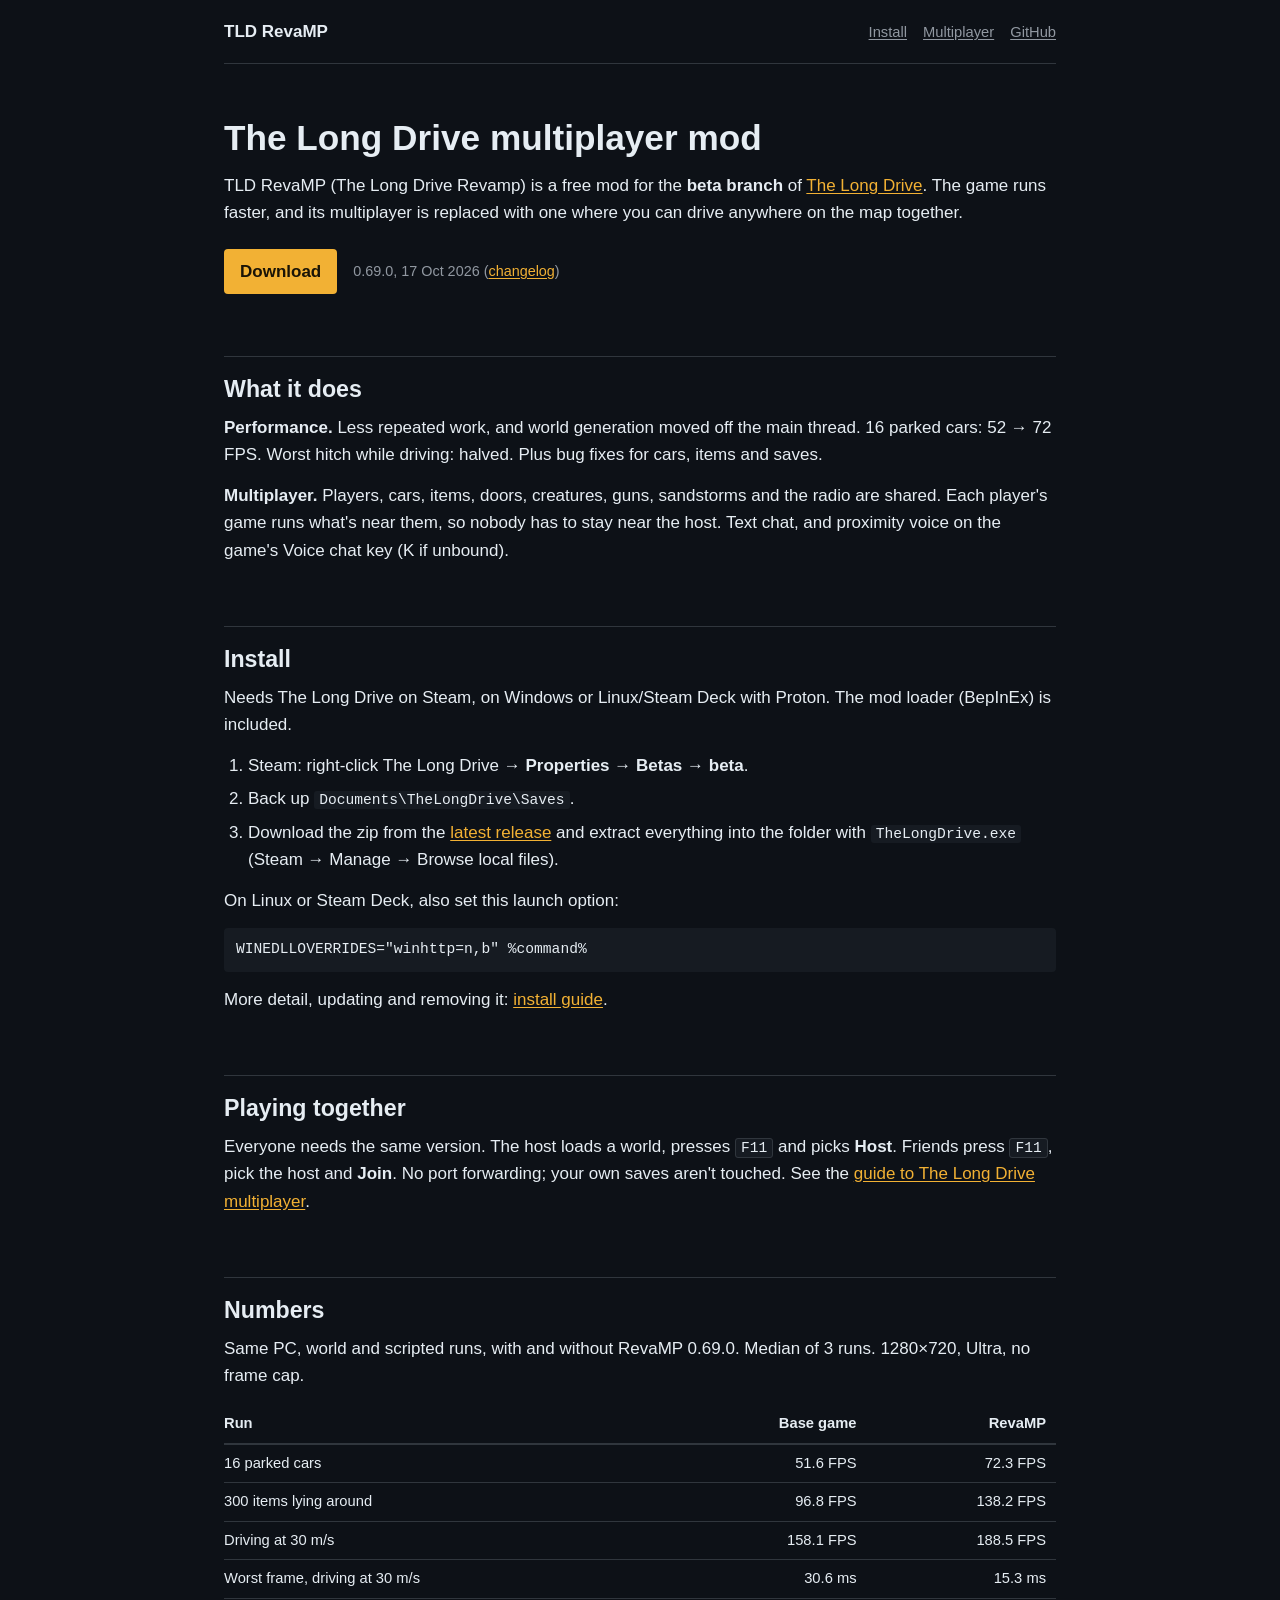
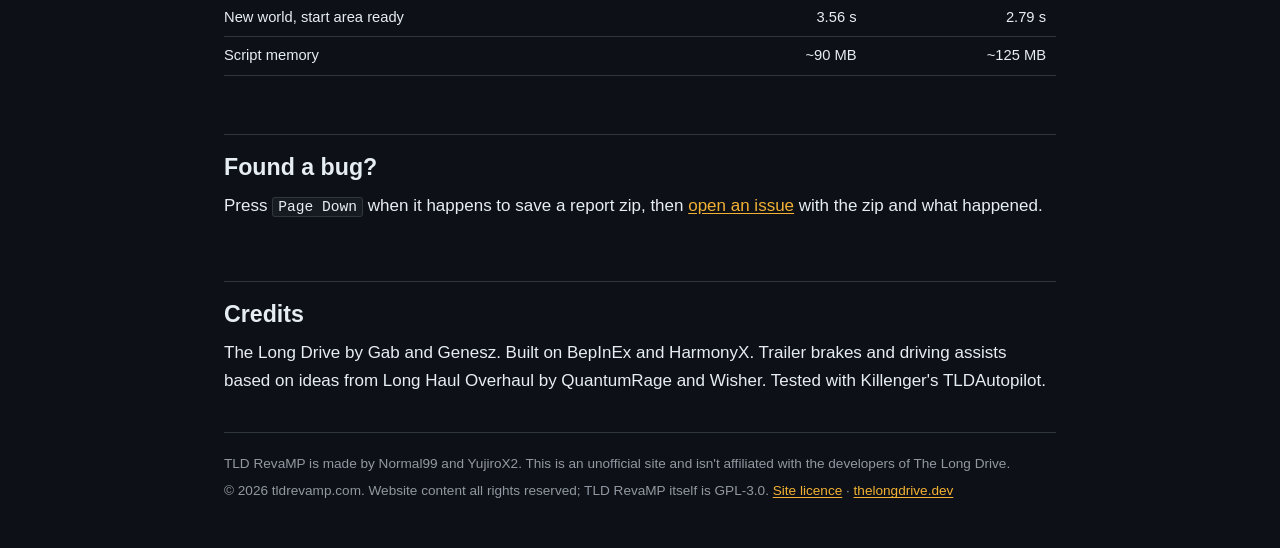
<file: index.html>
<!doctype html>
<html lang="en">
<head>
  <meta charset="utf-8">
  <meta name="viewport" content="width=device-width, initial-scale=1">
  <title>TLD RevaMP – The Long Drive Multiplayer Mod</title>
  <meta name="description" content="TLD RevaMP (The Long Drive Revamp) is a free multiplayer and performance mod for The Long Drive's beta branch. Play with Steam friends anywhere on the map, no port forwarding.">
  <link rel="canonical" href="https://tldrevamp.com/">
  <meta property="og:type" content="website">
  <meta property="og:url" content="https://tldrevamp.com/">
  <meta property="og:site_name" content="TLD RevaMP">
  <meta property="og:title" content="TLD RevaMP – The Long Drive Multiplayer Mod">
  <meta property="og:description" content="A free multiplayer and performance mod for The Long Drive's beta branch.">
  <meta property="og:image" content="https://tldrevamp.com/og-image.png">
  <meta property="og:image:width" content="1200">
  <meta property="og:image:height" content="630">
  <meta property="og:image:alt" content="TLD RevaMP, tldrevamp.com">
  <meta name="twitter:card" content="summary_large_image">
  <meta name="theme-color" content="#0d1117">
  <link rel="icon" href="/favicon.ico" sizes="48x48">
  <link rel="icon" href="/favicon.svg" type="image/svg+xml">
  <link rel="icon" href="/icon-192.png" sizes="192x192" type="image/png">
  <link rel="apple-touch-icon" href="/apple-touch-icon.png">
  <link rel="stylesheet" href="style.css?v=6">
  <script type="application/ld+json">
  {
    "@context": "https://schema.org",
    "@type": "SoftwareApplication",
    "name": "TLD RevaMP",
    "alternateName": ["TLD Revamp", "The Long Drive Revamp", "The Long Drive multiplayer mod"],
    "description": "A free multiplayer and performance mod for the beta branch of The Long Drive.",
    "url": "https://tldrevamp.com/",
    "downloadUrl": "https://github.com/Normal99/TLD-RevaMP/releases/latest",
    "softwareVersion": "0.69.0",
    "applicationCategory": "GameApplication",
    "operatingSystem": "Windows, Linux (Proton), Steam Deck",
    "license": "https://www.gnu.org/licenses/gpl-3.0.html",
    "isAccessibleForFree": true,
    "offers": { "@type": "Offer", "price": "0", "priceCurrency": "USD" },
    "author": [
      { "@type": "Person", "name": "Normal99", "url": "https://github.com/Normal99" },
      { "@type": "Person", "name": "YujiroX2", "url": "https://github.com/YujiroX2" }
    ],
    "about": { "@type": "VideoGame", "name": "The Long Drive", "url": "https://store.steampowered.com/app/1017180/The_Long_Drive/" }
  }
  </script>
  <script type="application/ld+json">
  {
    "@context": "https://schema.org",
    "@type": "WebSite",
    "name": "TLD RevaMP",
    "alternateName": ["TLD Revamp", "tldrevamp", "The Long Drive Revamp"],
    "url": "https://tldrevamp.com/"
  }
  </script>
</head>
<body>
  <header class="site-header wrap">
    <a class="brand" href="/">TLD RevaMP</a>
    <nav aria-label="Pages">
      <a href="/install/">Install</a>
      <a href="/multiplayer/">Multiplayer</a>
      <a href="https://github.com/Normal99/TLD-RevaMP">GitHub</a>
    </nav>
  </header>

  <main id="main" class="wrap">
    <section class="intro">
      <h1>The Long Drive multiplayer mod</h1>
      <p>TLD RevaMP (The Long Drive Revamp) is a free mod for the <strong>beta branch</strong> of <a href="https://store.steampowered.com/app/1017180/The_Long_Drive/">The Long Drive</a>. The game runs faster, and its multiplayer is replaced with one where you can drive anywhere on the map together.</p>
      <p class="download">
        <a class="button" href="https://github.com/Normal99/TLD-RevaMP/releases/latest">Download</a>
        <span class="version">0.69.0, <time datetime="2026-10-17">17 Oct 2026</time> (<a href="https://github.com/Normal99/TLD-RevaMP/releases/tag/v0.69.0">changelog</a>)</span>
      </p>
    </section>

    <section id="what">
      <h2>What it does</h2>
      <p><strong>Performance.</strong> Less repeated work, and world generation moved off the main thread. 16 parked cars: 52 → 72 FPS. Worst hitch while driving: halved. Plus bug fixes for cars, items and saves.</p>
      <p><strong>Multiplayer.</strong> Players, cars, items, doors, creatures, guns, sandstorms and the radio are shared. Each player's game runs what's near them, so nobody has to stay near the host. Text chat, and proximity voice on the game's Voice chat key (K if unbound).</p>
    </section>

    <section id="install">
      <h2>Install</h2>
      <p>Needs The Long Drive on Steam, on Windows or Linux/Steam Deck with Proton. The mod loader (BepInEx) is included.</p>
      <ol>
        <li>Steam: right-click The Long Drive → <strong>Properties → Betas</strong> → <strong>beta</strong>.</li>
        <li>Back up <code>Documents\TheLongDrive\Saves</code>.</li>
        <li>Download the zip from the <a href="https://github.com/Normal99/TLD-RevaMP/releases/latest">latest release</a> and extract everything into the folder with <code>TheLongDrive.exe</code> (Steam → Manage → Browse local files).</li>
      </ol>
      <p>On Linux or Steam Deck, also set this launch option:</p>
      <pre><code>WINEDLLOVERRIDES="winhttp=n,b" %command%</code></pre>
      <p>More detail, updating and removing it: <a href="/install/">install guide</a>.</p>
    </section>

    <section id="play">
      <h2>Playing together</h2>
      <p>Everyone needs the same version. The host loads a world, presses <kbd>F11</kbd> and picks <strong>Host</strong>. Friends press <kbd>F11</kbd>, pick the host and <strong>Join</strong>. No port forwarding; your own saves aren't touched. See the <a href="/multiplayer/">guide to The Long Drive multiplayer</a>.</p>
    </section>

    <section id="numbers">
      <h2>Numbers</h2>
      <p>Same PC, world and scripted runs, with and without RevaMP 0.69.0. Median of 3 runs. 1280×720, Ultra, no frame cap.</p>
      <div class="table-scroll">
        <table>
          <thead><tr><th scope="col">Run</th><th scope="col">Base game</th><th scope="col">RevaMP</th></tr></thead>
          <tbody>
            <tr><th scope="row">16 parked cars</th><td>51.6 FPS</td><td>72.3 FPS</td></tr>
            <tr><th scope="row">300 items lying around</th><td>96.8 FPS</td><td>138.2 FPS</td></tr>
            <tr><th scope="row">Driving at 30 m/s</th><td>158.1 FPS</td><td>188.5 FPS</td></tr>
            <tr><th scope="row">Worst frame, driving at 30 m/s</th><td>30.6 ms</td><td>15.3 ms</td></tr>
            <tr><th scope="row">New world, start area ready</th><td>3.56 s</td><td>2.79 s</td></tr>
            <tr><th scope="row">Script memory</th><td>~90 MB</td><td>~125 MB</td></tr>
          </tbody>
        </table>
      </div>
    </section>

    <section id="report">
      <h2>Found a bug?</h2>
      <p>Press <kbd>Page Down</kbd> when it happens to save a report zip, then <a href="https://github.com/Normal99/TLD-RevaMP/issues">open an issue</a> with the zip and what happened.</p>
    </section>

    <section id="credits">
      <h2>Credits</h2>
      <p>The Long Drive by Gab and Genesz. Built on BepInEx and HarmonyX. Trailer brakes and driving assists based on ideas from Long Haul Overhaul by QuantumRage and Wisher. Tested with Killenger's TLDAutopilot.</p>
    </section>
  </main>

  <footer class="site-footer wrap">
    <p>TLD RevaMP is made by Normal99 and YujiroX2. This is an unofficial site and isn't affiliated with the developers of The Long Drive.</p>
    <p>© 2026 tldrevamp.com. Website content all rights reserved; TLD RevaMP itself is GPL-3.0. <a href="LICENSE">Site licence</a> · <a href="https://thelongdrive.dev/">thelongdrive.dev</a></p>
  </footer>
</body>
</html>
</file>
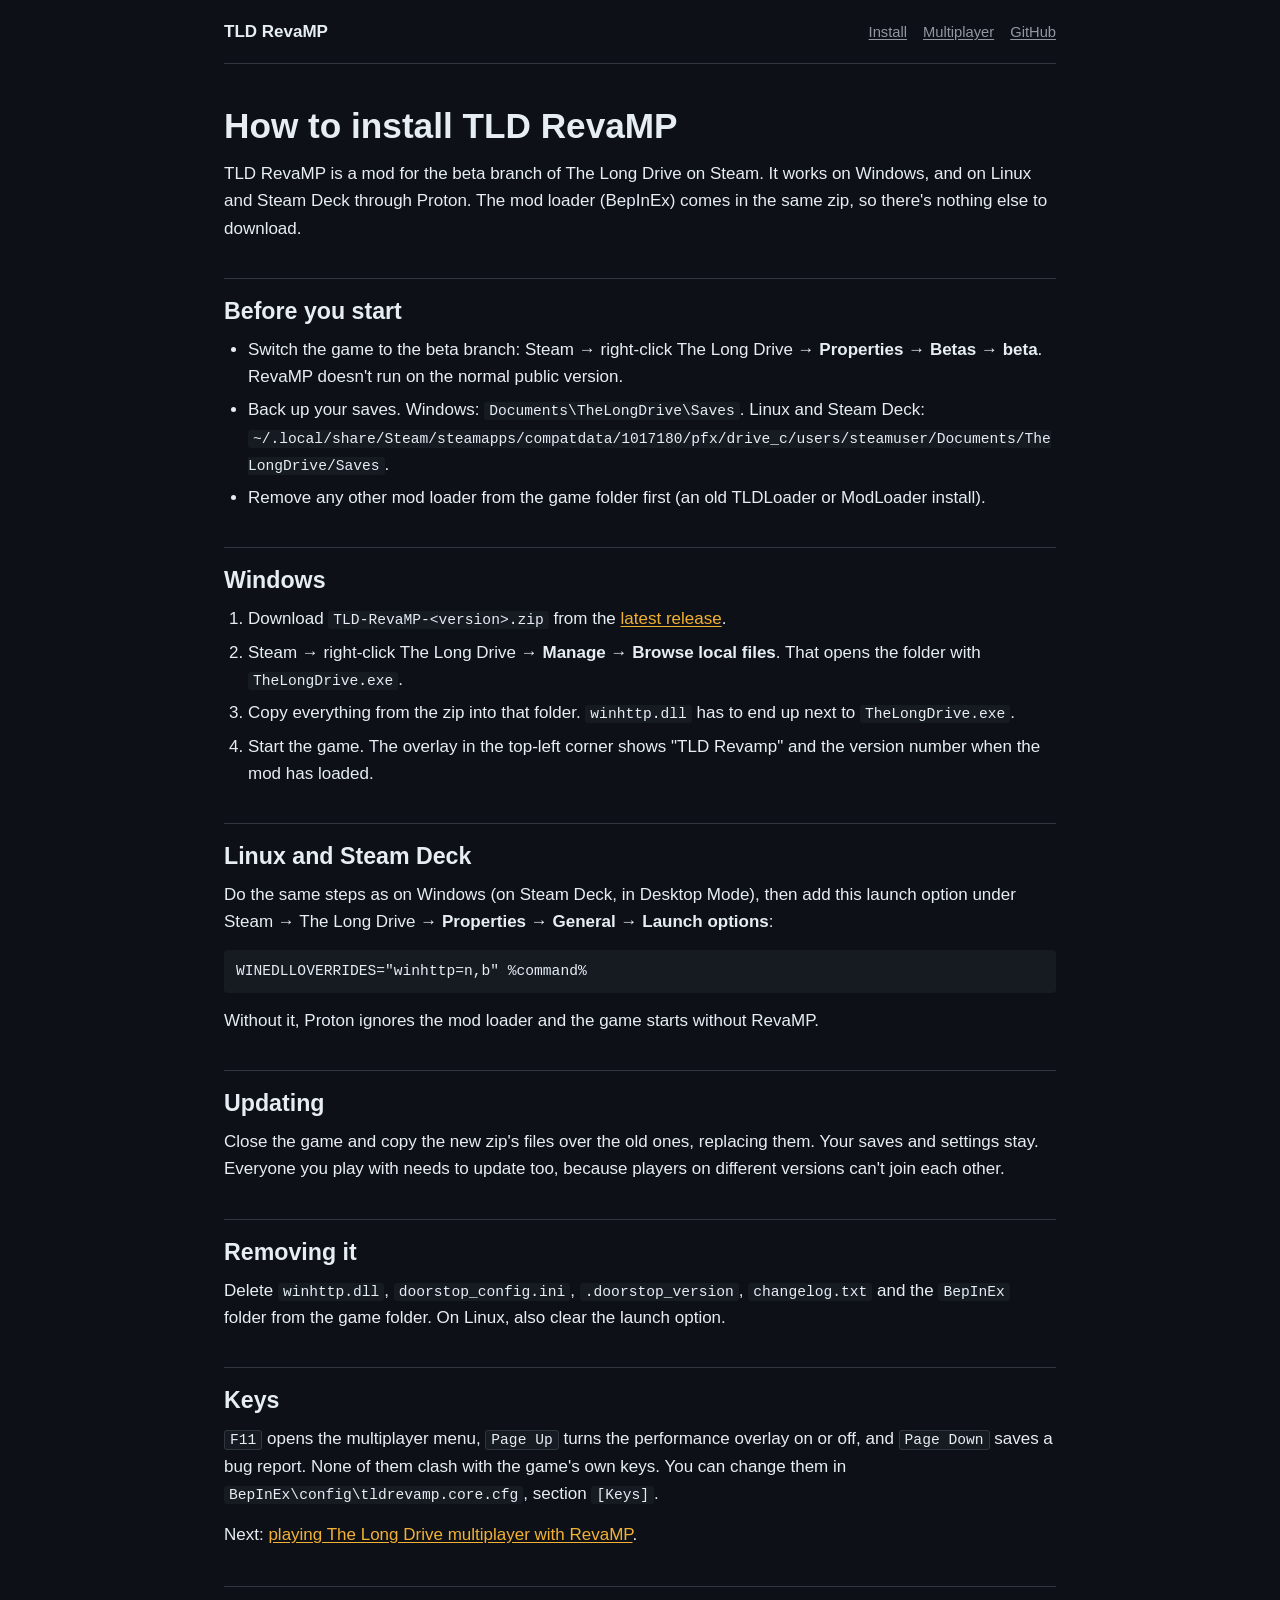
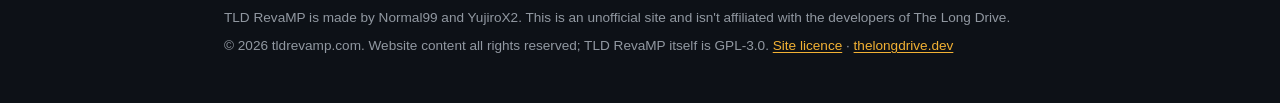
<file: install/index.html>
<!doctype html>
<html lang="en">
<head>
  <meta charset="utf-8">
  <meta name="viewport" content="width=device-width, initial-scale=1">
  <title>How to Install TLD RevaMP – The Long Drive Mod (Windows, Linux, Steam Deck)</title>
  <meta name="description" content="Step-by-step install for TLD RevaMP, the multiplayer and performance mod for The Long Drive's beta branch: Windows, Linux and Steam Deck, updating and removing it.">
  <link rel="canonical" href="https://tldrevamp.com/install/">
  <meta property="og:type" content="article">
  <meta property="og:url" content="https://tldrevamp.com/install/">
  <meta property="og:site_name" content="TLD RevaMP">
  <meta property="og:title" content="How to Install TLD RevaMP – The Long Drive Mod (Windows, Linux, Steam Deck)">
  <meta property="og:description" content="Step-by-step install for TLD RevaMP, the multiplayer and performance mod for The Long Drive's beta branch: Windows, Linux and Steam Deck, updating and removing it.">
  <meta property="og:image" content="https://tldrevamp.com/og-image.png">
  <meta name="twitter:card" content="summary_large_image">
  <meta name="theme-color" content="#0d1117">
  <link rel="icon" href="/favicon.ico" sizes="48x48">
  <link rel="icon" href="/favicon.svg" type="image/svg+xml">
  <link rel="icon" href="/icon-192.png" sizes="192x192" type="image/png">
  <link rel="apple-touch-icon" href="/apple-touch-icon.png">
  <link rel="stylesheet" href="/style.css?v=6">
</head>
<body>
  <header class="site-header wrap">
    <a class="brand" href="/">TLD RevaMP</a>
    <nav aria-label="Pages">
      <a href="/install/">Install</a>
      <a href="/multiplayer/">Multiplayer</a>
      <a href="https://github.com/Normal99/TLD-RevaMP">GitHub</a>
    </nav>
  </header>

  <main id="main" class="wrap">
    <h1>How to install TLD RevaMP</h1>
    <p>TLD RevaMP is a mod for the beta branch of The Long Drive on Steam. It works on Windows, and on Linux and Steam Deck through Proton. The mod loader (BepInEx) comes in the same zip, so there's nothing else to download.</p>

    <h2>Before you start</h2>
    <ul>
      <li>Switch the game to the beta branch: Steam → right-click The Long Drive → <strong>Properties → Betas</strong> → <strong>beta</strong>. RevaMP doesn't run on the normal public version.</li>
      <li>Back up your saves. Windows: <code>Documents\TheLongDrive\Saves</code>. Linux and Steam Deck: <code>~/.local/share/Steam/steamapps/compatdata/1017180/pfx/drive_c/users/steamuser/Documents/TheLongDrive/Saves</code>.</li>
      <li>Remove any other mod loader from the game folder first (an old TLDLoader or ModLoader install).</li>
    </ul>

    <h2>Windows</h2>
    <ol>
      <li>Download <code>TLD-RevaMP-&lt;version&gt;.zip</code> from the <a href="https://github.com/Normal99/TLD-RevaMP/releases/latest">latest release</a>.</li>
      <li>Steam → right-click The Long Drive → <strong>Manage → Browse local files</strong>. That opens the folder with <code>TheLongDrive.exe</code>.</li>
      <li>Copy everything from the zip into that folder. <code>winhttp.dll</code> has to end up next to <code>TheLongDrive.exe</code>.</li>
      <li>Start the game. The overlay in the top-left corner shows "TLD Revamp" and the version number when the mod has loaded.</li>
    </ol>

    <h2>Linux and Steam Deck</h2>
    <p>Do the same steps as on Windows (on Steam Deck, in Desktop Mode), then add this launch option under Steam → The Long Drive → <strong>Properties → General → Launch options</strong>:</p>
    <pre><code>WINEDLLOVERRIDES="winhttp=n,b" %command%</code></pre>
    <p>Without it, Proton ignores the mod loader and the game starts without RevaMP.</p>

    <h2>Updating</h2>
    <p>Close the game and copy the new zip's files over the old ones, replacing them. Your saves and settings stay. Everyone you play with needs to update too, because players on different versions can't join each other.</p>

    <h2>Removing it</h2>
    <p>Delete <code>winhttp.dll</code>, <code>doorstop_config.ini</code>, <code>.doorstop_version</code>, <code>changelog.txt</code> and the <code>BepInEx</code> folder from the game folder. On Linux, also clear the launch option.</p>

    <h2>Keys</h2>
    <p><kbd>F11</kbd> opens the multiplayer menu, <kbd>Page Up</kbd> turns the performance overlay on or off, and <kbd>Page Down</kbd> saves a bug report. None of them clash with the game's own keys. You can change them in <code>BepInEx\config\tldrevamp.core.cfg</code>, section <code>[Keys]</code>.</p>
    <p>Next: <a href="/multiplayer/">playing The Long Drive multiplayer with RevaMP</a>.</p>
  </main>

  <footer class="site-footer wrap">
    <p>TLD RevaMP is made by Normal99 and YujiroX2. This is an unofficial site and isn't affiliated with the developers of The Long Drive.</p>
    <p>© 2026 tldrevamp.com. Website content all rights reserved; TLD RevaMP itself is GPL-3.0. <a href="/LICENSE">Site licence</a> · <a href="https://thelongdrive.dev/">thelongdrive.dev</a></p>
  </footer>
</body>
</html>
</file>
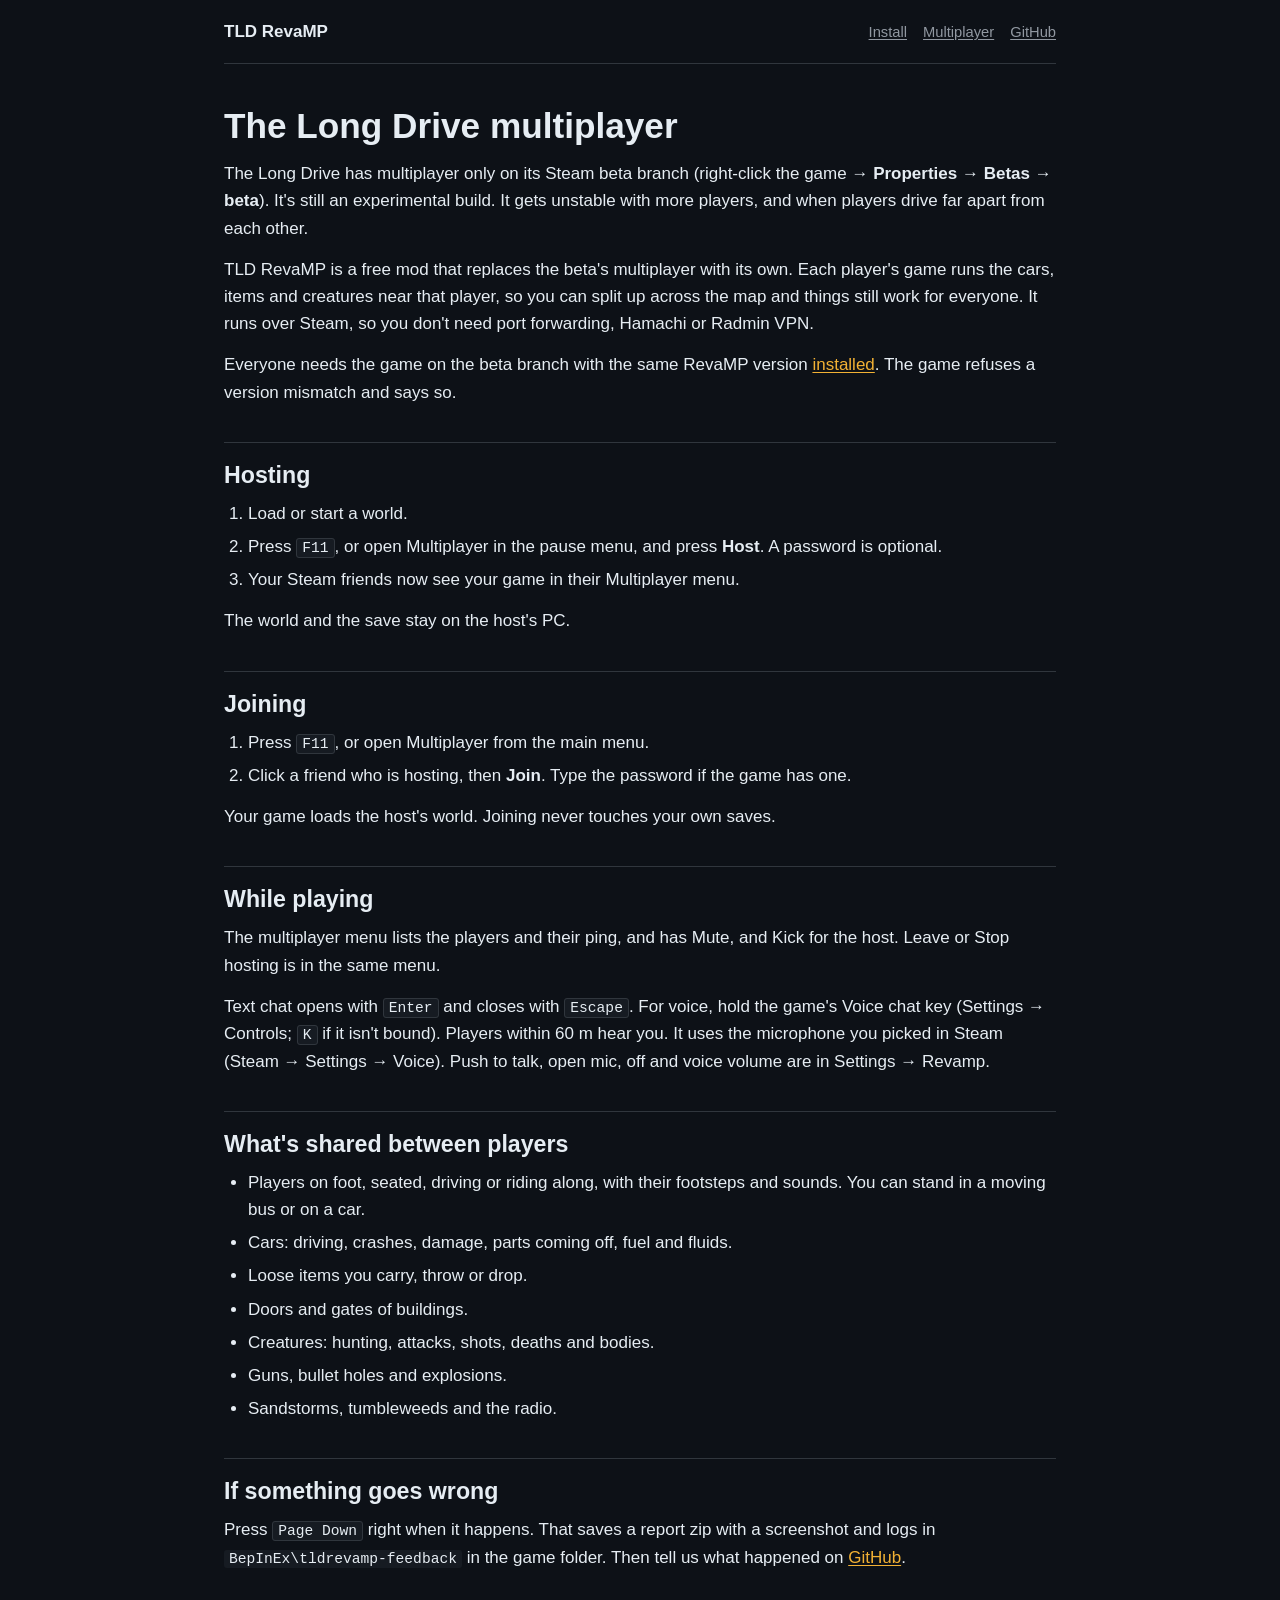
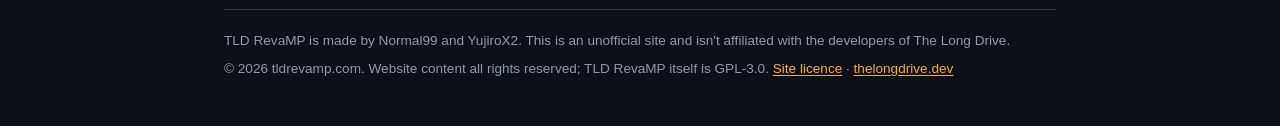
<file: multiplayer/index.html>
<!doctype html>
<html lang="en">
<head>
  <meta charset="utf-8">
  <meta name="viewport" content="width=device-width, initial-scale=1">
  <title>The Long Drive Multiplayer: How to Play With Friends – TLD RevaMP</title>
  <meta name="description" content="Does The Long Drive have multiplayer? Yes, on the Steam beta branch. How to play it with friends using TLD RevaMP: host, join, voice chat, and drive anywhere on the map together.">
  <link rel="canonical" href="https://tldrevamp.com/multiplayer/">
  <meta property="og:type" content="article">
  <meta property="og:url" content="https://tldrevamp.com/multiplayer/">
  <meta property="og:site_name" content="TLD RevaMP">
  <meta property="og:title" content="The Long Drive Multiplayer: How to Play With Friends – TLD RevaMP">
  <meta property="og:description" content="Does The Long Drive have multiplayer? Yes, on the Steam beta branch. How to play it with friends using TLD RevaMP: host, join, voice chat, and drive anywhere on the map together.">
  <meta property="og:image" content="https://tldrevamp.com/og-image.png">
  <meta name="twitter:card" content="summary_large_image">
  <meta name="theme-color" content="#0d1117">
  <link rel="icon" href="/favicon.ico" sizes="48x48">
  <link rel="icon" href="/favicon.svg" type="image/svg+xml">
  <link rel="icon" href="/icon-192.png" sizes="192x192" type="image/png">
  <link rel="apple-touch-icon" href="/apple-touch-icon.png">
  <link rel="stylesheet" href="/style.css?v=6">
</head>
<body>
  <header class="site-header wrap">
    <a class="brand" href="/">TLD RevaMP</a>
    <nav aria-label="Pages">
      <a href="/install/">Install</a>
      <a href="/multiplayer/">Multiplayer</a>
      <a href="https://github.com/Normal99/TLD-RevaMP">GitHub</a>
    </nav>
  </header>

  <main id="main" class="wrap">
    <h1>The Long Drive multiplayer</h1>
    <p>The Long Drive has multiplayer only on its Steam beta branch (right-click the game → <strong>Properties → Betas</strong> → <strong>beta</strong>). It's still an experimental build. It gets unstable with more players, and when players drive far apart from each other.</p>
    <p>TLD RevaMP is a free mod that replaces the beta's multiplayer with its own. Each player's game runs the cars, items and creatures near that player, so you can split up across the map and things still work for everyone. It runs over Steam, so you don't need port forwarding, Hamachi or Radmin VPN.</p>
    <p>Everyone needs the game on the beta branch with the same RevaMP version <a href="/install/">installed</a>. The game refuses a version mismatch and says so.</p>

    <h2>Hosting</h2>
    <ol>
      <li>Load or start a world.</li>
      <li>Press <kbd>F11</kbd>, or open Multiplayer in the pause menu, and press <strong>Host</strong>. A password is optional.</li>
      <li>Your Steam friends now see your game in their Multiplayer menu.</li>
    </ol>
    <p>The world and the save stay on the host's PC.</p>

    <h2>Joining</h2>
    <ol>
      <li>Press <kbd>F11</kbd>, or open Multiplayer from the main menu.</li>
      <li>Click a friend who is hosting, then <strong>Join</strong>. Type the password if the game has one.</li>
    </ol>
    <p>Your game loads the host's world. Joining never touches your own saves.</p>

    <h2>While playing</h2>
    <p>The multiplayer menu lists the players and their ping, and has Mute, and Kick for the host. Leave or Stop hosting is in the same menu.</p>
    <p>Text chat opens with <kbd>Enter</kbd> and closes with <kbd>Escape</kbd>. For voice, hold the game's Voice chat key (Settings → Controls; <kbd>K</kbd> if it isn't bound). Players within 60 m hear you. It uses the microphone you picked in Steam (Steam → Settings → Voice). Push to talk, open mic, off and voice volume are in Settings → Revamp.</p>

    <h2>What's shared between players</h2>
    <ul>
      <li>Players on foot, seated, driving or riding along, with their footsteps and sounds. You can stand in a moving bus or on a car.</li>
      <li>Cars: driving, crashes, damage, parts coming off, fuel and fluids.</li>
      <li>Loose items you carry, throw or drop.</li>
      <li>Doors and gates of buildings.</li>
      <li>Creatures: hunting, attacks, shots, deaths and bodies.</li>
      <li>Guns, bullet holes and explosions.</li>
      <li>Sandstorms, tumbleweeds and the radio.</li>
    </ul>

    <h2>If something goes wrong</h2>
    <p>Press <kbd>Page Down</kbd> right when it happens. That saves a report zip with a screenshot and logs in <code>BepInEx\tldrevamp-feedback</code> in the game folder. Then tell us what happened on <a href="https://github.com/Normal99/TLD-RevaMP/issues">GitHub</a>.</p>
  </main>

  <footer class="site-footer wrap">
    <p>TLD RevaMP is made by Normal99 and YujiroX2. This is an unofficial site and isn't affiliated with the developers of The Long Drive.</p>
    <p>© 2026 tldrevamp.com. Website content all rights reserved; TLD RevaMP itself is GPL-3.0. <a href="/LICENSE">Site licence</a> · <a href="https://thelongdrive.dev/">thelongdrive.dev</a></p>
  </footer>
</body>
</html>
</file>
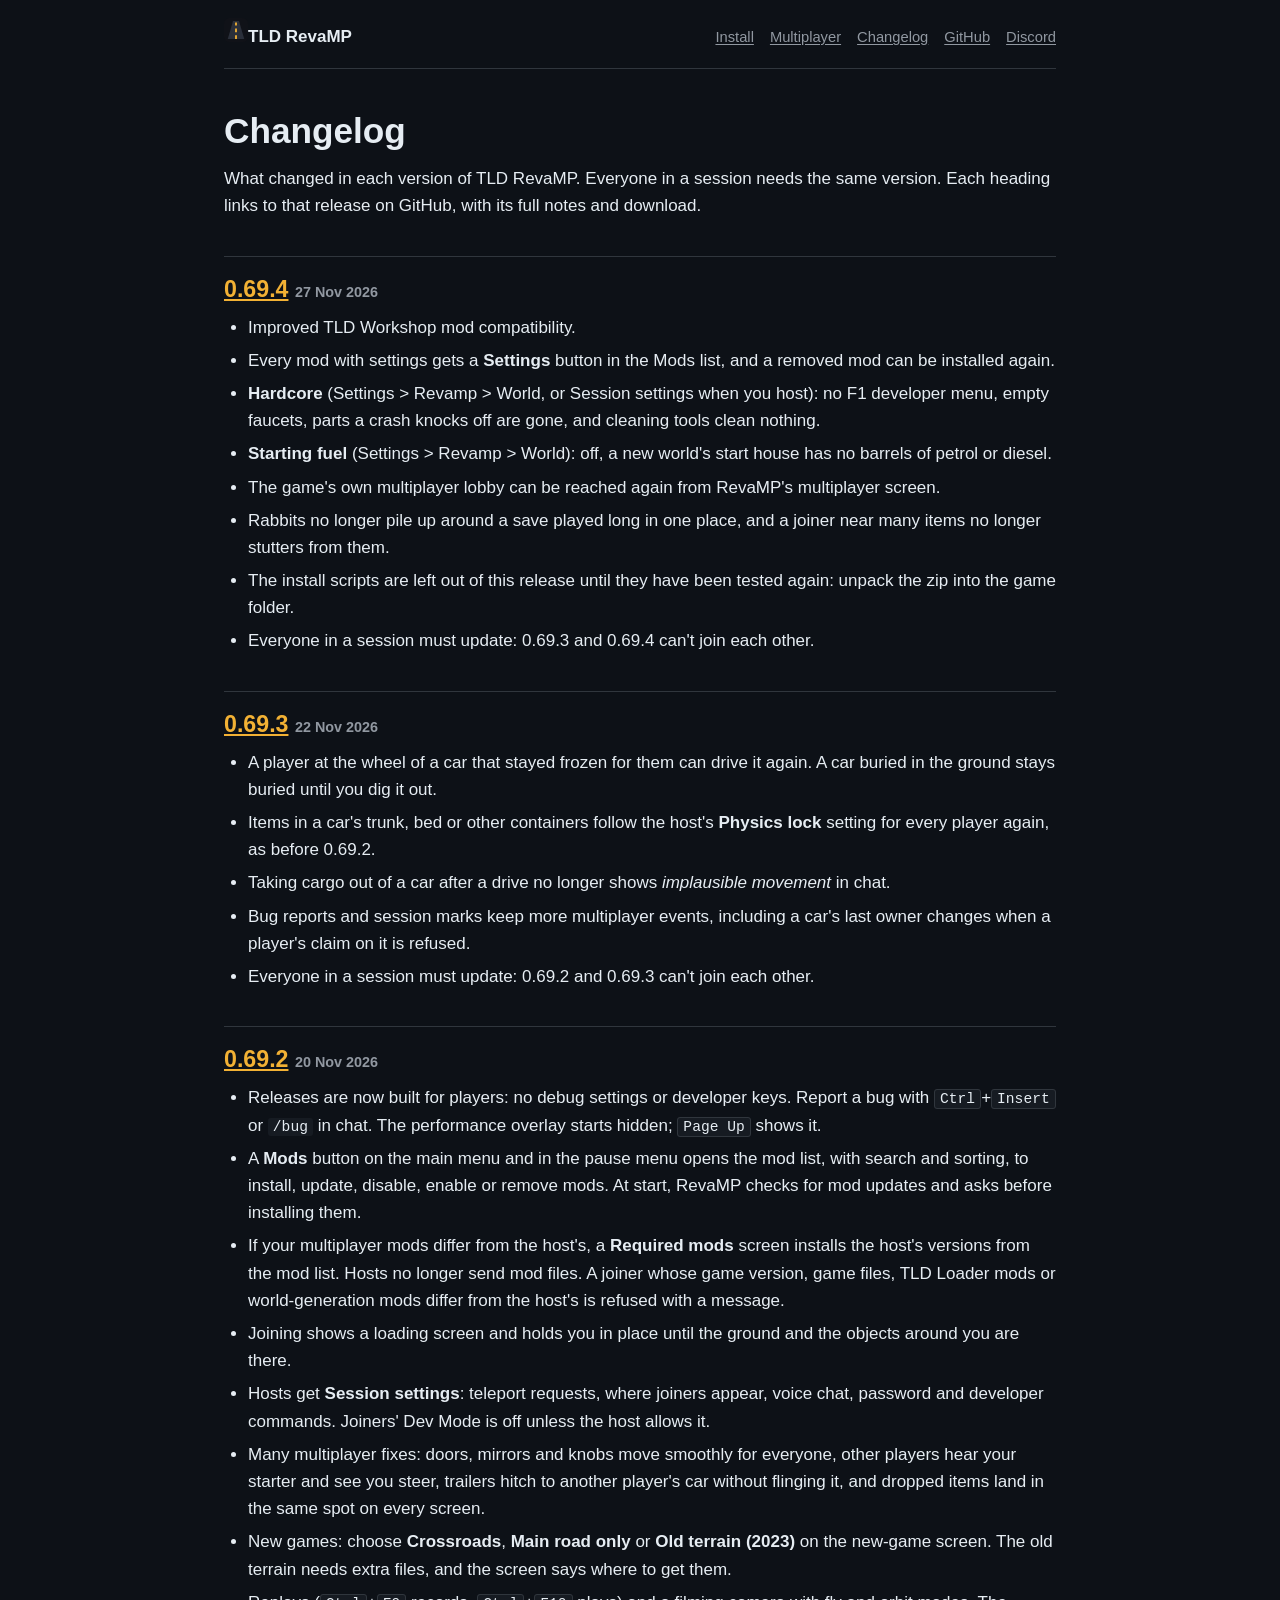
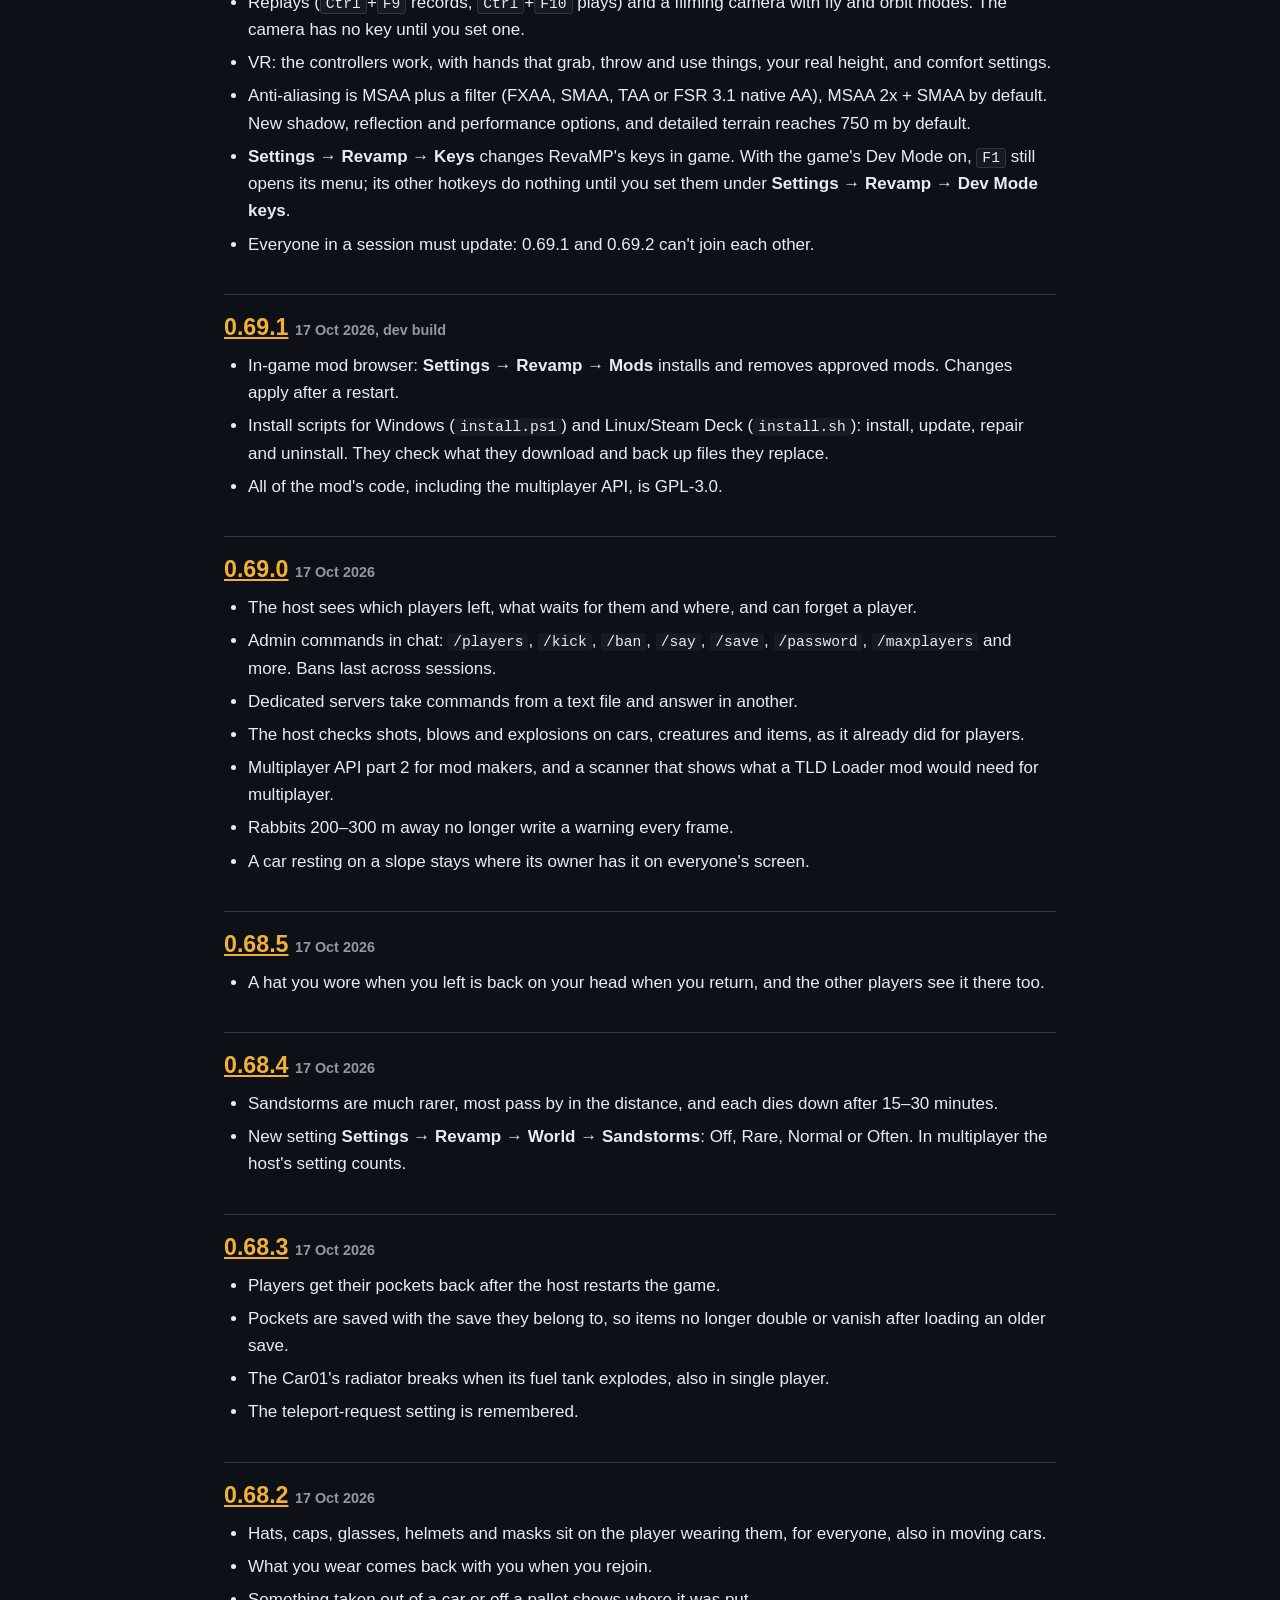
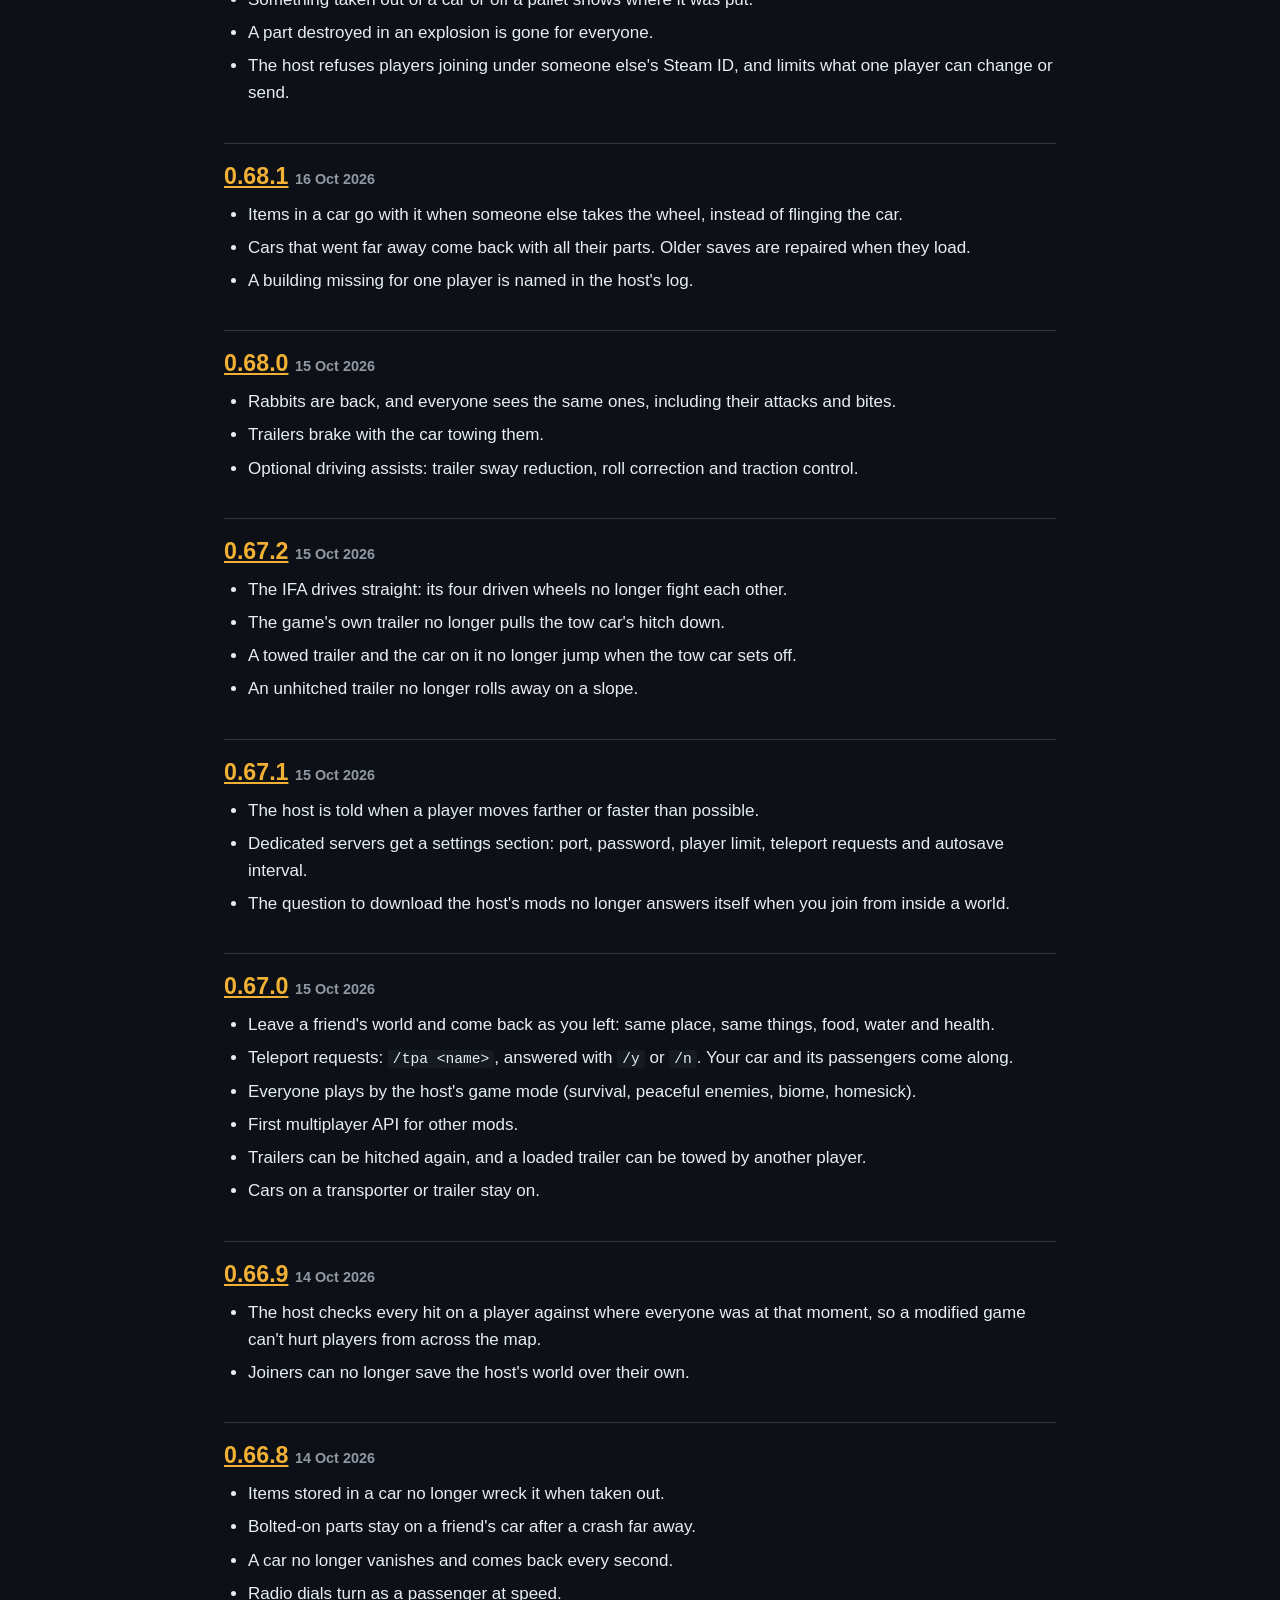
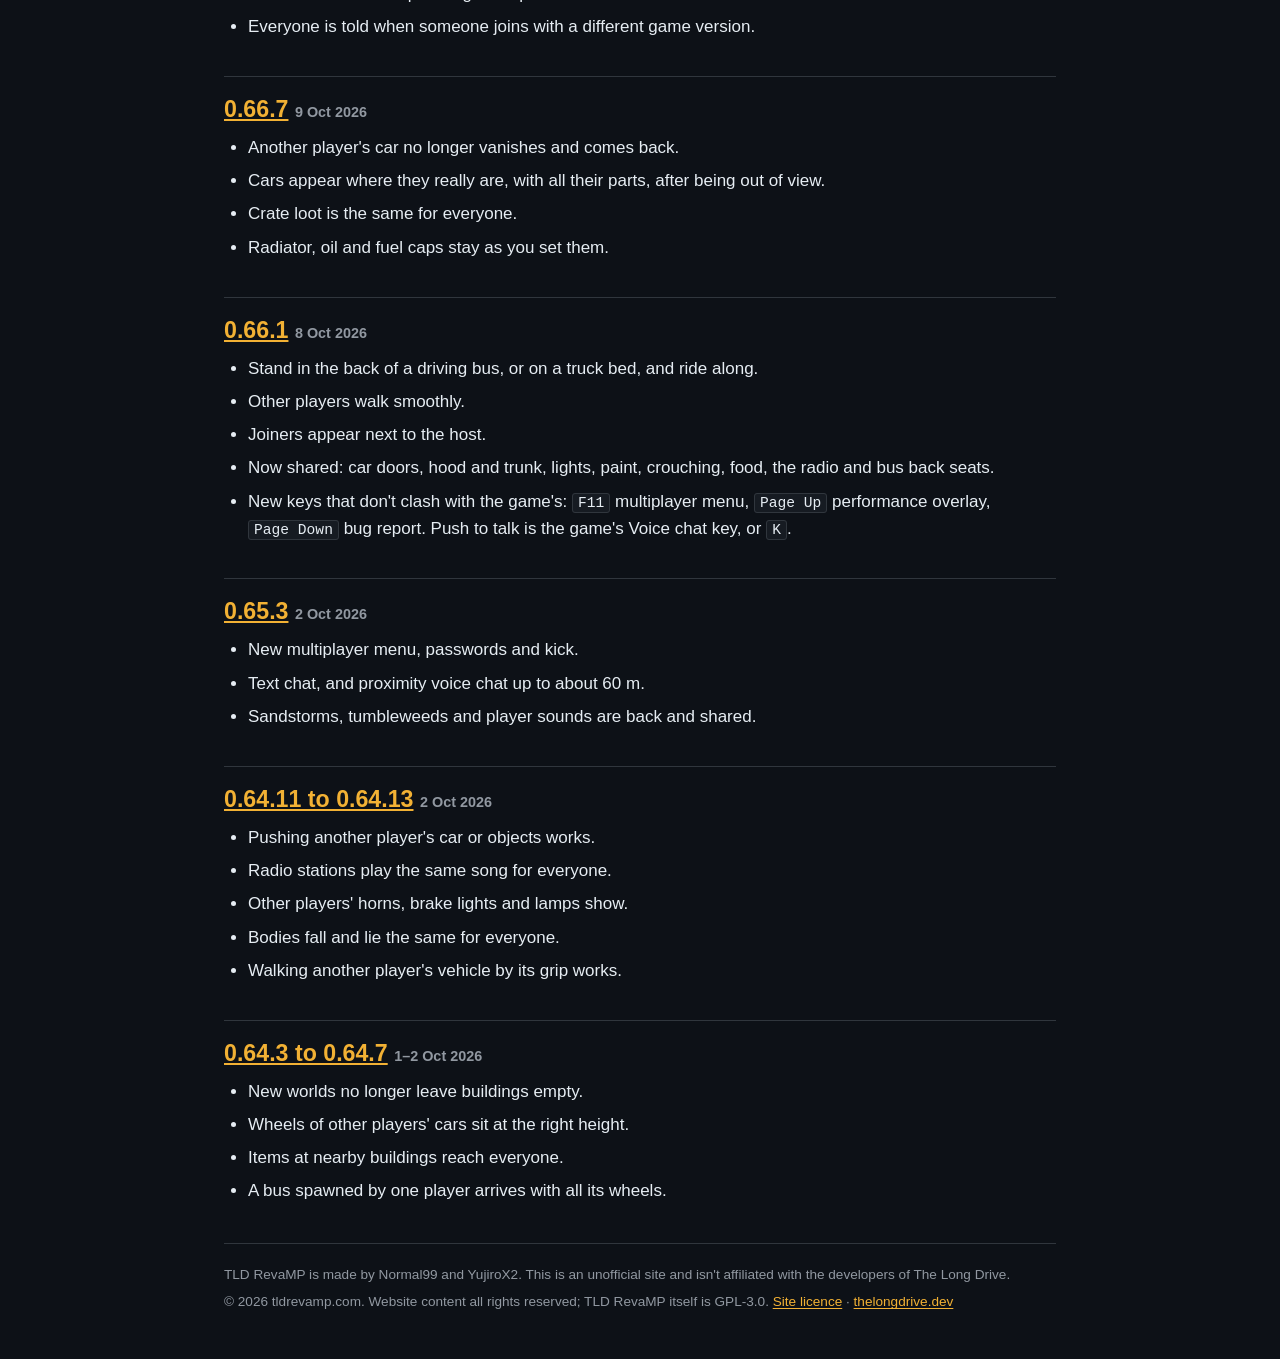
<file: tldrevamp.com/public/changelog/index.html>
<!doctype html>
<html lang="en">
<head>
  <meta charset="utf-8">
  <meta name="viewport" content="width=device-width, initial-scale=1">
  <title>Changelog – TLD RevaMP (The Long Drive Revamp)</title>
  <meta name="description" content="What changed in each version of TLD RevaMP, the multiplayer and performance mod for The Long Drive's beta branch, from 0.64 to 0.69.3.">
  <link rel="canonical" href="https://tldrevamp.com/changelog/">
  <meta property="og:type" content="article">
  <meta property="og:url" content="https://tldrevamp.com/changelog/">
  <meta property="og:site_name" content="TLD RevaMP">
  <meta property="og:title" content="Changelog – TLD RevaMP (The Long Drive Revamp)">
  <meta property="og:description" content="What changed in each version of TLD RevaMP, the multiplayer and performance mod for The Long Drive's beta branch.">
  <meta property="og:image" content="https://tldrevamp.com/og-image.jpg">
  <meta name="twitter:card" content="summary_large_image">
  <meta name="theme-color" content="#0d1117">
  <link rel="icon" href="/favicon.ico" sizes="48x48">
  <link rel="icon" href="/favicon.svg" type="image/svg+xml">
  <link rel="icon" href="/icon-192.png" sizes="192x192" type="image/png">
  <link rel="apple-touch-icon" href="/apple-touch-icon.png">
  <link rel="stylesheet" href="/style.css?v=7">
</head>
<body>
  <header class="site-header wrap">
    <a class="brand" href="/"><img src="/favicon.svg" width="24" height="24" alt="">TLD RevaMP</a>
    <nav aria-label="Pages">
      <a href="/install/">Install</a>
      <a href="/multiplayer/">Multiplayer</a>
      <a href="/changelog/">Changelog</a>
      <a href="https://github.com/TLD-RevaMP/TLD-RevaMP">GitHub</a>
      <a href="https://discord.gg/wGwQQ4cAAY">Discord</a>
    </nav>
  </header>

  <main id="main" class="wrap">
    <h1>Changelog</h1>
    <p>What changed in each version of TLD RevaMP. Everyone in a session needs the same version. Each heading links to that release on GitHub, with its full notes and download.</p>

    <h2><a href="https://github.com/TLD-RevaMP/TLD-RevaMP/releases/tag/v0.69.4">0.69.4</a> <span class="version"><time datetime="2026-11-27">27 Nov 2026</time></span></h2>
    <ul>
      <li>Improved TLD Workshop mod compatibility.</li>
      <li>Every mod with settings gets a <strong>Settings</strong> button in the Mods list, and a removed mod can be installed again.</li>
      <li><strong>Hardcore</strong> (Settings &gt; Revamp &gt; World, or Session settings when you host): no F1 developer menu, empty faucets, parts a crash knocks off are gone, and cleaning tools clean nothing.</li>
      <li><strong>Starting fuel</strong> (Settings &gt; Revamp &gt; World): off, a new world's start house has no barrels of petrol or diesel.</li>
      <li>The game's own multiplayer lobby can be reached again from RevaMP's multiplayer screen.</li>
      <li>Rabbits no longer pile up around a save played long in one place, and a joiner near many items no longer stutters from them.</li>
      <li>The install scripts are left out of this release until they have been tested again: unpack the zip into the game folder.</li>
      <li>Everyone in a session must update: 0.69.3 and 0.69.4 can't join each other.</li>
    </ul>

    <h2><a href="https://github.com/TLD-RevaMP/TLD-RevaMP/releases/tag/v0.69.3">0.69.3</a> <span class="version"><time datetime="2026-11-22">22 Nov 2026</time></span></h2>
    <ul>
      <li>A player at the wheel of a car that stayed frozen for them can drive it again. A car buried in the ground stays buried until you dig it out.</li>
      <li>Items in a car's trunk, bed or other containers follow the host's <strong>Physics lock</strong> setting for every player again, as before 0.69.2.</li>
      <li>Taking cargo out of a car after a drive no longer shows <em>implausible movement</em> in chat.</li>
      <li>Bug reports and session marks keep more multiplayer events, including a car's last owner changes when a player's claim on it is refused.</li>
      <li>Everyone in a session must update: 0.69.2 and 0.69.3 can't join each other.</li>
    </ul>

    <h2><a href="https://github.com/TLD-RevaMP/TLD-RevaMP/releases/tag/v0.69.2">0.69.2</a> <span class="version"><time datetime="2026-11-20">20 Nov 2026</time></span></h2>
    <ul>
      <li>Releases are now built for players: no debug settings or developer keys. Report a bug with <kbd>Ctrl</kbd>+<kbd>Insert</kbd> or <code>/bug</code> in chat. The performance overlay starts hidden; <kbd>Page Up</kbd> shows it.</li>
      <li>A <strong>Mods</strong> button on the main menu and in the pause menu opens the mod list, with search and sorting, to install, update, disable, enable or remove mods. At start, RevaMP checks for mod updates and asks before installing them.</li>
      <li>If your multiplayer mods differ from the host's, a <strong>Required mods</strong> screen installs the host's versions from the mod list. Hosts no longer send mod files. A joiner whose game version, game files, TLD Loader mods or world-generation mods differ from the host's is refused with a message.</li>
      <li>Joining shows a loading screen and holds you in place until the ground and the objects around you are there.</li>
      <li>Hosts get <strong>Session settings</strong>: teleport requests, where joiners appear, voice chat, password and developer commands. Joiners' Dev Mode is off unless the host allows it.</li>
      <li>Many multiplayer fixes: doors, mirrors and knobs move smoothly for everyone, other players hear your starter and see you steer, trailers hitch to another player's car without flinging it, and dropped items land in the same spot on every screen.</li>
      <li>New games: choose <strong>Crossroads</strong>, <strong>Main road only</strong> or <strong>Old terrain (2023)</strong> on the new-game screen. The old terrain needs extra files, and the screen says where to get them.</li>
      <li>Replays (<kbd>Ctrl</kbd>+<kbd>F9</kbd> records, <kbd>Ctrl</kbd>+<kbd>F10</kbd> plays) and a filming camera with fly and orbit modes. The camera has no key until you set one.</li>
      <li>VR: the controllers work, with hands that grab, throw and use things, your real height, and comfort settings.</li>
      <li>Anti-aliasing is MSAA plus a filter (FXAA, SMAA, TAA or FSR 3.1 native AA), MSAA 2x + SMAA by default. New shadow, reflection and performance options, and detailed terrain reaches 750 m by default.</li>
      <li><strong>Settings → Revamp → Keys</strong> changes RevaMP's keys in game. With the game's Dev Mode on, <kbd>F1</kbd> still opens its menu; its other hotkeys do nothing until you set them under <strong>Settings → Revamp → Dev Mode keys</strong>.</li>
      <li>Everyone in a session must update: 0.69.1 and 0.69.2 can't join each other.</li>
    </ul>

    <h2><a href="https://github.com/TLD-RevaMP/TLD-RevaMP/releases/tag/v0.69.1">0.69.1</a> <span class="version"><time datetime="2026-10-17">17 Oct 2026</time>, dev build</span></h2>
    <ul>
      <li>In-game mod browser: <strong>Settings → Revamp → Mods</strong> installs and removes approved mods. Changes apply after a restart.</li>
      <li>Install scripts for Windows (<code>install.ps1</code>) and Linux/Steam Deck (<code>install.sh</code>): install, update, repair and uninstall. They check what they download and back up files they replace.</li>
      <li>All of the mod's code, including the multiplayer API, is GPL-3.0.</li>
    </ul>

    <h2><a href="https://github.com/TLD-RevaMP/TLD-RevaMP/releases/tag/v0.69.0">0.69.0</a> <span class="version"><time datetime="2026-10-17">17 Oct 2026</time></span></h2>
    <ul>
      <li>The host sees which players left, what waits for them and where, and can forget a player.</li>
      <li>Admin commands in chat: <code>/players</code>, <code>/kick</code>, <code>/ban</code>, <code>/say</code>, <code>/save</code>, <code>/password</code>, <code>/maxplayers</code> and more. Bans last across sessions.</li>
      <li>Dedicated servers take commands from a text file and answer in another.</li>
      <li>The host checks shots, blows and explosions on cars, creatures and items, as it already did for players.</li>
      <li>Multiplayer API part 2 for mod makers, and a scanner that shows what a TLD Loader mod would need for multiplayer.</li>
      <li>Rabbits 200–300 m away no longer write a warning every frame.</li>
      <li>A car resting on a slope stays where its owner has it on everyone's screen.</li>
    </ul>

    <h2><a href="https://github.com/TLD-RevaMP/TLD-RevaMP/releases/tag/v0.68.5">0.68.5</a> <span class="version"><time datetime="2026-10-17">17 Oct 2026</time></span></h2>
    <ul>
      <li>A hat you wore when you left is back on your head when you return, and the other players see it there too.</li>
    </ul>

    <h2><a href="https://github.com/TLD-RevaMP/TLD-RevaMP/releases/tag/v0.68.4">0.68.4</a> <span class="version"><time datetime="2026-10-17">17 Oct 2026</time></span></h2>
    <ul>
      <li>Sandstorms are much rarer, most pass by in the distance, and each dies down after 15–30 minutes.</li>
      <li>New setting <strong>Settings → Revamp → World → Sandstorms</strong>: Off, Rare, Normal or Often. In multiplayer the host's setting counts.</li>
    </ul>

    <h2><a href="https://github.com/TLD-RevaMP/TLD-RevaMP/releases/tag/v0.68.3">0.68.3</a> <span class="version"><time datetime="2026-10-17">17 Oct 2026</time></span></h2>
    <ul>
      <li>Players get their pockets back after the host restarts the game.</li>
      <li>Pockets are saved with the save they belong to, so items no longer double or vanish after loading an older save.</li>
      <li>The Car01's radiator breaks when its fuel tank explodes, also in single player.</li>
      <li>The teleport-request setting is remembered.</li>
    </ul>

    <h2><a href="https://github.com/TLD-RevaMP/TLD-RevaMP/releases/tag/v0.68.2">0.68.2</a> <span class="version"><time datetime="2026-10-17">17 Oct 2026</time></span></h2>
    <ul>
      <li>Hats, caps, glasses, helmets and masks sit on the player wearing them, for everyone, also in moving cars.</li>
      <li>What you wear comes back with you when you rejoin.</li>
      <li>Something taken out of a car or off a pallet shows where it was put.</li>
      <li>A part destroyed in an explosion is gone for everyone.</li>
      <li>The host refuses players joining under someone else's Steam ID, and limits what one player can change or send.</li>
    </ul>

    <h2><a href="https://github.com/TLD-RevaMP/TLD-RevaMP/releases/tag/v0.68.1">0.68.1</a> <span class="version"><time datetime="2026-10-16">16 Oct 2026</time></span></h2>
    <ul>
      <li>Items in a car go with it when someone else takes the wheel, instead of flinging the car.</li>
      <li>Cars that went far away come back with all their parts. Older saves are repaired when they load.</li>
      <li>A building missing for one player is named in the host's log.</li>
    </ul>

    <h2><a href="https://github.com/TLD-RevaMP/TLD-RevaMP/releases/tag/v0.68.0">0.68.0</a> <span class="version"><time datetime="2026-10-15">15 Oct 2026</time></span></h2>
    <ul>
      <li>Rabbits are back, and everyone sees the same ones, including their attacks and bites.</li>
      <li>Trailers brake with the car towing them.</li>
      <li>Optional driving assists: trailer sway reduction, roll correction and traction control.</li>
    </ul>

    <h2><a href="https://github.com/TLD-RevaMP/TLD-RevaMP/releases/tag/v0.67.2">0.67.2</a> <span class="version"><time datetime="2026-10-15">15 Oct 2026</time></span></h2>
    <ul>
      <li>The IFA drives straight: its four driven wheels no longer fight each other.</li>
      <li>The game's own trailer no longer pulls the tow car's hitch down.</li>
      <li>A towed trailer and the car on it no longer jump when the tow car sets off.</li>
      <li>An unhitched trailer no longer rolls away on a slope.</li>
    </ul>

    <h2><a href="https://github.com/TLD-RevaMP/TLD-RevaMP/releases/tag/v0.67.1">0.67.1</a> <span class="version"><time datetime="2026-10-15">15 Oct 2026</time></span></h2>
    <ul>
      <li>The host is told when a player moves farther or faster than possible.</li>
      <li>Dedicated servers get a settings section: port, password, player limit, teleport requests and autosave interval.</li>
      <li>The question to download the host's mods no longer answers itself when you join from inside a world.</li>
    </ul>

    <h2><a href="https://github.com/TLD-RevaMP/TLD-RevaMP/releases/tag/v0.67.0">0.67.0</a> <span class="version"><time datetime="2026-10-15">15 Oct 2026</time></span></h2>
    <ul>
      <li>Leave a friend's world and come back as you left: same place, same things, food, water and health.</li>
      <li>Teleport requests: <code>/tpa &lt;name&gt;</code>, answered with <code>/y</code> or <code>/n</code>. Your car and its passengers come along.</li>
      <li>Everyone plays by the host's game mode (survival, peaceful enemies, biome, homesick).</li>
      <li>First multiplayer API for other mods.</li>
      <li>Trailers can be hitched again, and a loaded trailer can be towed by another player.</li>
      <li>Cars on a transporter or trailer stay on.</li>
    </ul>

    <h2><a href="https://github.com/TLD-RevaMP/TLD-RevaMP/releases/tag/v0.66.9">0.66.9</a> <span class="version"><time datetime="2026-10-14">14 Oct 2026</time></span></h2>
    <ul>
      <li>The host checks every hit on a player against where everyone was at that moment, so a modified game can't hurt players from across the map.</li>
      <li>Joiners can no longer save the host's world over their own.</li>
    </ul>

    <h2><a href="https://github.com/TLD-RevaMP/TLD-RevaMP/releases/tag/v0.66.8">0.66.8</a> <span class="version"><time datetime="2026-10-14">14 Oct 2026</time></span></h2>
    <ul>
      <li>Items stored in a car no longer wreck it when taken out.</li>
      <li>Bolted-on parts stay on a friend's car after a crash far away.</li>
      <li>A car no longer vanishes and comes back every second.</li>
      <li>Radio dials turn as a passenger at speed.</li>
      <li>Everyone is told when someone joins with a different game version.</li>
    </ul>

    <h2><a href="https://github.com/TLD-RevaMP/TLD-RevaMP/releases/tag/v0.66.7">0.66.7</a> <span class="version"><time datetime="2026-10-09">9 Oct 2026</time></span></h2>
    <ul>
      <li>Another player's car no longer vanishes and comes back.</li>
      <li>Cars appear where they really are, with all their parts, after being out of view.</li>
      <li>Crate loot is the same for everyone.</li>
      <li>Radiator, oil and fuel caps stay as you set them.</li>
    </ul>

    <h2><a href="https://github.com/TLD-RevaMP/TLD-RevaMP/releases/tag/v0.66.1">0.66.1</a> <span class="version"><time datetime="2026-10-08">8 Oct 2026</time></span></h2>
    <ul>
      <li>Stand in the back of a driving bus, or on a truck bed, and ride along.</li>
      <li>Other players walk smoothly.</li>
      <li>Joiners appear next to the host.</li>
      <li>Now shared: car doors, hood and trunk, lights, paint, crouching, food, the radio and bus back seats.</li>
      <li>New keys that don't clash with the game's: <kbd>F11</kbd> multiplayer menu, <kbd>Page Up</kbd> performance overlay, <kbd>Page Down</kbd> bug report. Push to talk is the game's Voice chat key, or <kbd>K</kbd>.</li>
    </ul>

    <h2><a href="https://github.com/TLD-RevaMP/TLD-RevaMP/releases/tag/v0.65.3">0.65.3</a> <span class="version"><time datetime="2026-10-02">2 Oct 2026</time></span></h2>
    <ul>
      <li>New multiplayer menu, passwords and kick.</li>
      <li>Text chat, and proximity voice chat up to about 60 m.</li>
      <li>Sandstorms, tumbleweeds and player sounds are back and shared.</li>
    </ul>

    <h2><a href="https://github.com/TLD-RevaMP/TLD-RevaMP/releases/tag/v0.64.13">0.64.11 to 0.64.13</a> <span class="version"><time datetime="2026-10-02">2 Oct 2026</time></span></h2>
    <ul>
      <li>Pushing another player's car or objects works.</li>
      <li>Radio stations play the same song for everyone.</li>
      <li>Other players' horns, brake lights and lamps show.</li>
      <li>Bodies fall and lie the same for everyone.</li>
      <li>Walking another player's vehicle by its grip works.</li>
    </ul>

    <h2><a href="https://github.com/TLD-RevaMP/TLD-RevaMP/releases/tag/v0.64.7">0.64.3 to 0.64.7</a> <span class="version"><time datetime="2026-10-01">1–2 Oct 2026</time></span></h2>
    <ul>
      <li>New worlds no longer leave buildings empty.</li>
      <li>Wheels of other players' cars sit at the right height.</li>
      <li>Items at nearby buildings reach everyone.</li>
      <li>A bus spawned by one player arrives with all its wheels.</li>
    </ul>
  </main>

  <footer class="site-footer wrap">
    <p>TLD RevaMP is made by Normal99 and YujiroX2. This is an unofficial site and isn't affiliated with the developers of The Long Drive.</p>
    <p>© 2026 tldrevamp.com. Website content all rights reserved; TLD RevaMP itself is GPL-3.0. <a href="/LICENSE">Site licence</a> · <a href="https://thelongdrive.dev/">thelongdrive.dev</a></p>
  </footer>
</body>
</html>
</file>
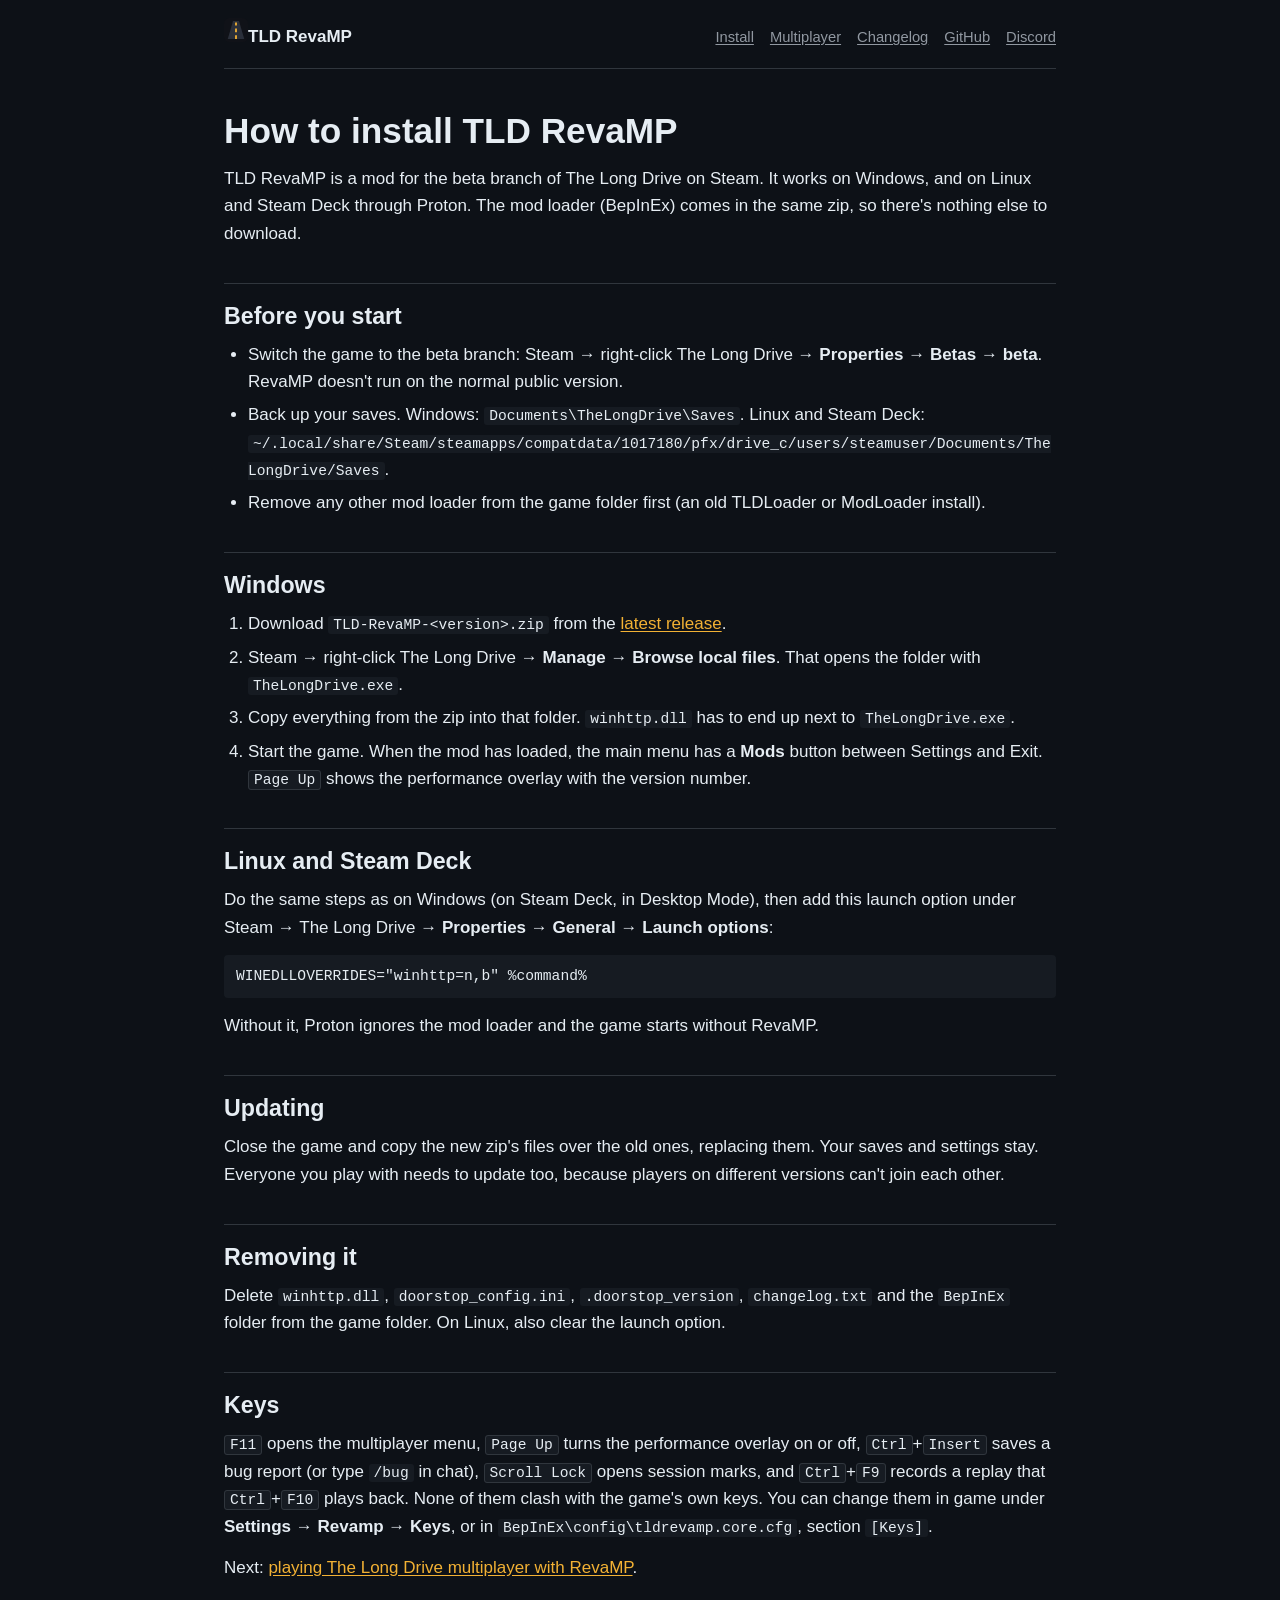
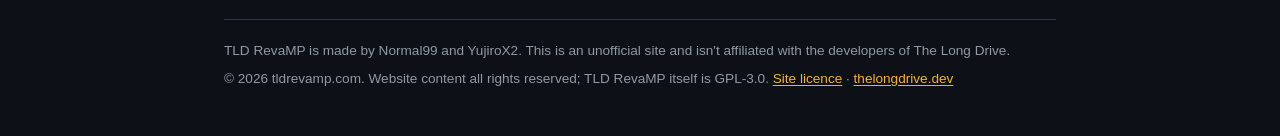
<file: tldrevamp.com/public/install/index.html>
<!doctype html>
<html lang="en">
<head>
  <meta charset="utf-8">
  <meta name="viewport" content="width=device-width, initial-scale=1">
  <title>How to Install TLD RevaMP – The Long Drive Mod (Windows, Linux, Steam Deck)</title>
  <meta name="description" content="Step-by-step install for TLD RevaMP, the multiplayer and performance mod for The Long Drive's beta branch: Windows, Linux and Steam Deck, updating and removing it.">
  <link rel="canonical" href="https://tldrevamp.com/install/">
  <meta property="og:type" content="article">
  <meta property="og:url" content="https://tldrevamp.com/install/">
  <meta property="og:site_name" content="TLD RevaMP">
  <meta property="og:title" content="How to Install TLD RevaMP – The Long Drive Mod (Windows, Linux, Steam Deck)">
  <meta property="og:description" content="Step-by-step install for TLD RevaMP, the multiplayer and performance mod for The Long Drive's beta branch: Windows, Linux and Steam Deck, updating and removing it.">
  <meta property="og:image" content="https://tldrevamp.com/og-image.jpg">
  <meta name="twitter:card" content="summary_large_image">
  <meta name="theme-color" content="#0d1117">
  <link rel="icon" href="/favicon.ico" sizes="48x48">
  <link rel="icon" href="/favicon.svg" type="image/svg+xml">
  <link rel="icon" href="/icon-192.png" sizes="192x192" type="image/png">
  <link rel="apple-touch-icon" href="/apple-touch-icon.png">
  <link rel="stylesheet" href="/style.css?v=7">
</head>
<body>
  <header class="site-header wrap">
    <a class="brand" href="/"><img src="/favicon.svg" width="24" height="24" alt="">TLD RevaMP</a>
    <nav aria-label="Pages">
      <a href="/install/">Install</a>
      <a href="/multiplayer/">Multiplayer</a>
      <a href="/changelog/">Changelog</a>
      <a href="https://github.com/TLD-RevaMP/TLD-RevaMP">GitHub</a>
      <a href="https://discord.gg/wGwQQ4cAAY">Discord</a>
    </nav>
  </header>

  <main id="main" class="wrap">
    <h1>How to install TLD RevaMP</h1>
    <p>TLD RevaMP is a mod for the beta branch of The Long Drive on Steam. It works on Windows, and on Linux and Steam Deck through Proton. The mod loader (BepInEx) comes in the same zip, so there's nothing else to download.</p>

    <h2>Before you start</h2>
    <ul>
      <li>Switch the game to the beta branch: Steam → right-click The Long Drive → <strong>Properties → Betas</strong> → <strong>beta</strong>. RevaMP doesn't run on the normal public version.</li>
      <li>Back up your saves. Windows: <code>Documents\TheLongDrive\Saves</code>. Linux and Steam Deck: <code>~/.local/share/Steam/steamapps/compatdata/1017180/pfx/drive_c/users/steamuser/Documents/TheLongDrive/Saves</code>.</li>
      <li>Remove any other mod loader from the game folder first (an old TLDLoader or ModLoader install).</li>
    </ul>

    <h2>Windows</h2>
    <ol>
      <li>Download <code>TLD-RevaMP-&lt;version&gt;.zip</code> from the <a href="https://github.com/TLD-RevaMP/TLD-RevaMP/releases/tag/v0.69.3">latest release</a>.</li>
      <li>Steam → right-click The Long Drive → <strong>Manage → Browse local files</strong>. That opens the folder with <code>TheLongDrive.exe</code>.</li>
      <li>Copy everything from the zip into that folder. <code>winhttp.dll</code> has to end up next to <code>TheLongDrive.exe</code>.</li>
      <li>Start the game. When the mod has loaded, the main menu has a <strong>Mods</strong> button between Settings and Exit. <kbd>Page Up</kbd> shows the performance overlay with the version number.</li>
    </ol>

    <h2>Linux and Steam Deck</h2>
    <p>Do the same steps as on Windows (on Steam Deck, in Desktop Mode), then add this launch option under Steam → The Long Drive → <strong>Properties → General → Launch options</strong>:</p>
    <pre><code>WINEDLLOVERRIDES="winhttp=n,b" %command%</code></pre>
    <p>Without it, Proton ignores the mod loader and the game starts without RevaMP.</p>

    <h2>Updating</h2>
    <p>Close the game and copy the new zip's files over the old ones, replacing them. Your saves and settings stay. Everyone you play with needs to update too, because players on different versions can't join each other.</p>

    <h2>Removing it</h2>
    <p>Delete <code>winhttp.dll</code>, <code>doorstop_config.ini</code>, <code>.doorstop_version</code>, <code>changelog.txt</code> and the <code>BepInEx</code> folder from the game folder. On Linux, also clear the launch option.</p>

    <h2>Keys</h2>
    <p><kbd>F11</kbd> opens the multiplayer menu, <kbd>Page Up</kbd> turns the performance overlay on or off, <kbd>Ctrl</kbd>+<kbd>Insert</kbd> saves a bug report (or type <code>/bug</code> in chat), <kbd>Scroll Lock</kbd> opens session marks, and <kbd>Ctrl</kbd>+<kbd>F9</kbd> records a replay that <kbd>Ctrl</kbd>+<kbd>F10</kbd> plays back. None of them clash with the game's own keys. You can change them in game under <strong>Settings → Revamp → Keys</strong>, or in <code>BepInEx\config\tldrevamp.core.cfg</code>, section <code>[Keys]</code>.</p>
    <p>Next: <a href="/multiplayer/">playing The Long Drive multiplayer with RevaMP</a>.</p>
  </main>

  <footer class="site-footer wrap">
    <p>TLD RevaMP is made by Normal99 and YujiroX2. This is an unofficial site and isn't affiliated with the developers of The Long Drive.</p>
    <p>© 2026 tldrevamp.com. Website content all rights reserved; TLD RevaMP itself is GPL-3.0. <a href="/LICENSE">Site licence</a> · <a href="https://thelongdrive.dev/">thelongdrive.dev</a></p>
  </footer>
</body>
</html>
</file>
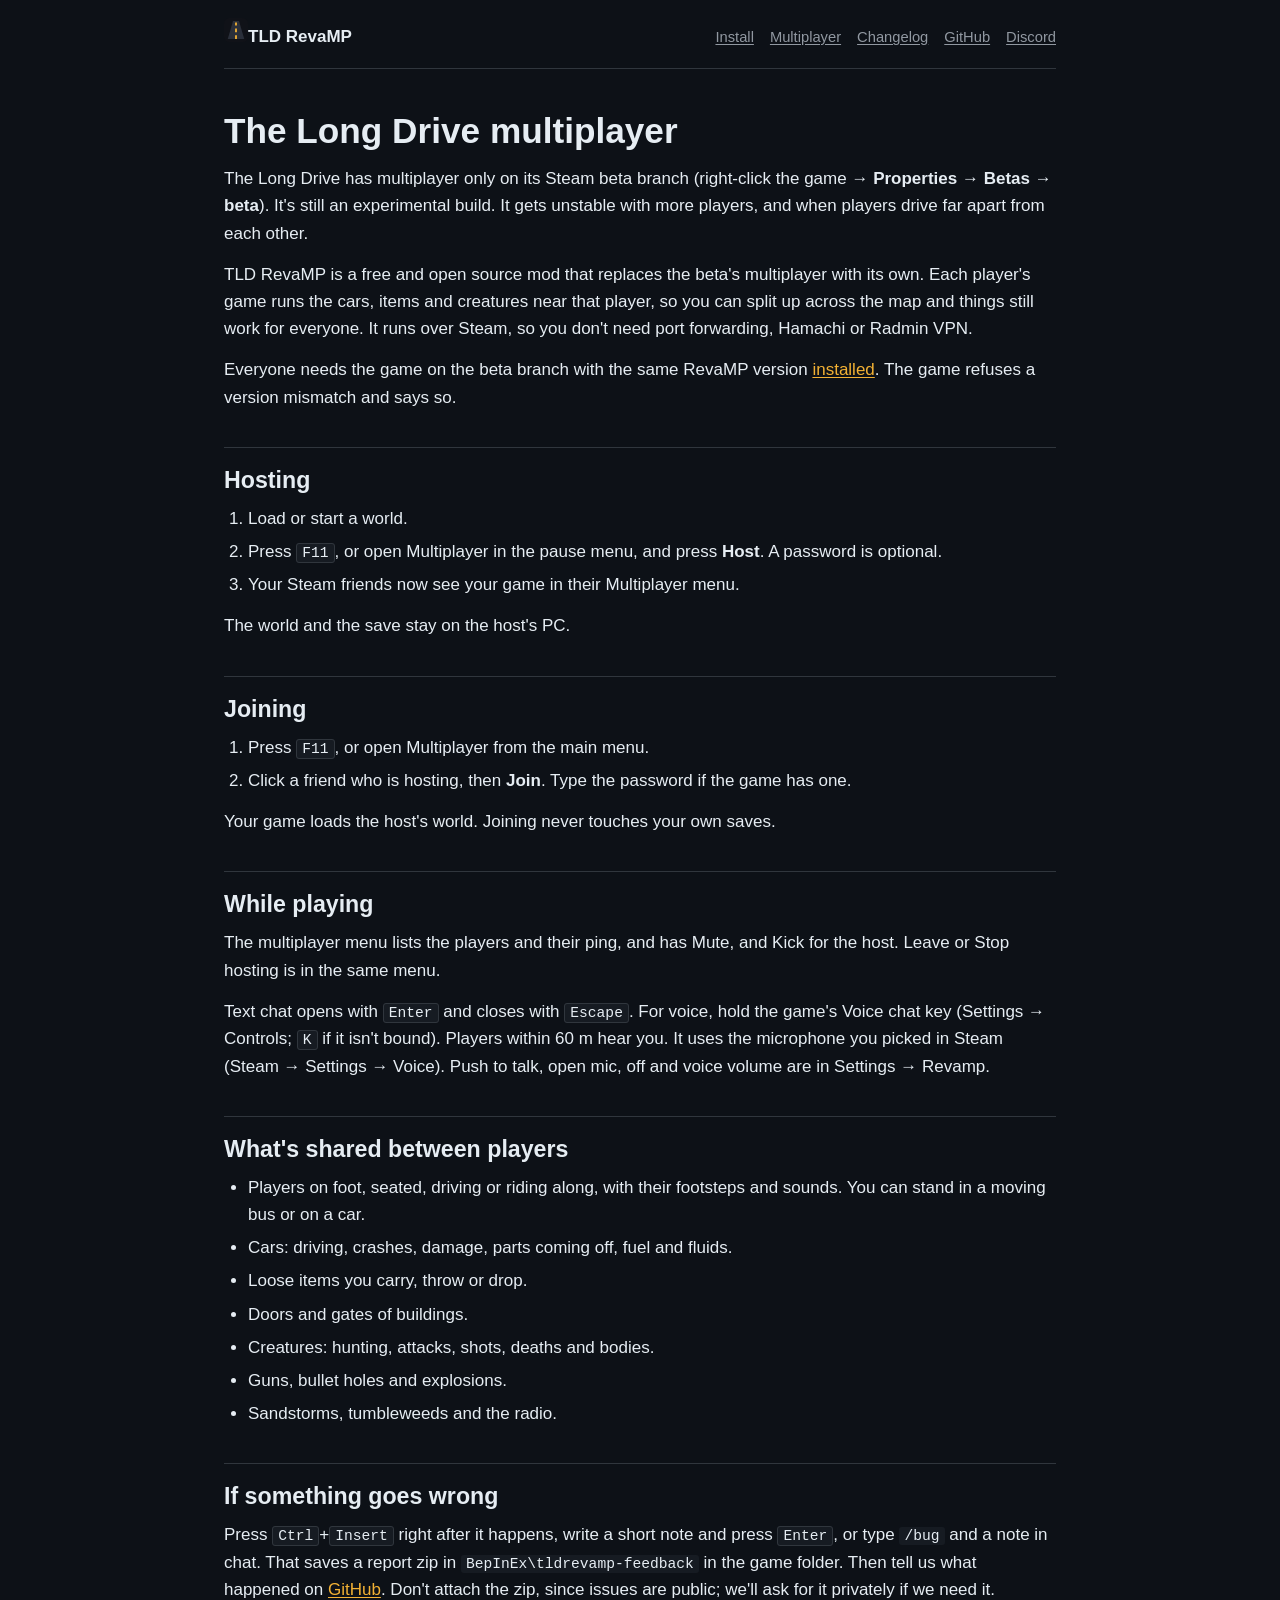
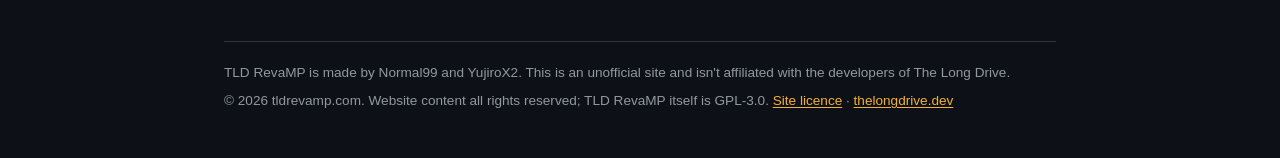
<file: tldrevamp.com/public/multiplayer/index.html>
<!doctype html>
<html lang="en">
<head>
  <meta charset="utf-8">
  <meta name="viewport" content="width=device-width, initial-scale=1">
  <title>The Long Drive Multiplayer: How to Play With Friends – TLD RevaMP</title>
  <meta name="description" content="Does The Long Drive have multiplayer? Yes, on the Steam beta branch. How to play it with friends using TLD RevaMP: host, join, voice chat, and drive anywhere on the map together.">
  <link rel="canonical" href="https://tldrevamp.com/multiplayer/">
  <meta property="og:type" content="article">
  <meta property="og:url" content="https://tldrevamp.com/multiplayer/">
  <meta property="og:site_name" content="TLD RevaMP">
  <meta property="og:title" content="The Long Drive Multiplayer: How to Play With Friends – TLD RevaMP">
  <meta property="og:description" content="Does The Long Drive have multiplayer? Yes, on the Steam beta branch. How to play it with friends using TLD RevaMP: host, join, voice chat, and drive anywhere on the map together.">
  <meta property="og:image" content="https://tldrevamp.com/og-image.jpg">
  <meta name="twitter:card" content="summary_large_image">
  <meta name="theme-color" content="#0d1117">
  <link rel="icon" href="/favicon.ico" sizes="48x48">
  <link rel="icon" href="/favicon.svg" type="image/svg+xml">
  <link rel="icon" href="/icon-192.png" sizes="192x192" type="image/png">
  <link rel="apple-touch-icon" href="/apple-touch-icon.png">
  <link rel="stylesheet" href="/style.css?v=7">
</head>
<body>
  <header class="site-header wrap">
    <a class="brand" href="/"><img src="/favicon.svg" width="24" height="24" alt="">TLD RevaMP</a>
    <nav aria-label="Pages">
      <a href="/install/">Install</a>
      <a href="/multiplayer/">Multiplayer</a>
      <a href="/changelog/">Changelog</a>
      <a href="https://github.com/TLD-RevaMP/TLD-RevaMP">GitHub</a>
      <a href="https://discord.gg/wGwQQ4cAAY">Discord</a>
    </nav>
  </header>

  <main id="main" class="wrap">
    <h1>The Long Drive multiplayer</h1>
    <p>The Long Drive has multiplayer only on its Steam beta branch (right-click the game → <strong>Properties → Betas</strong> → <strong>beta</strong>). It's still an experimental build. It gets unstable with more players, and when players drive far apart from each other.</p>
    <p>TLD RevaMP is a free and open source mod that replaces the beta's multiplayer with its own. Each player's game runs the cars, items and creatures near that player, so you can split up across the map and things still work for everyone. It runs over Steam, so you don't need port forwarding, Hamachi or Radmin VPN.</p>
    <p>Everyone needs the game on the beta branch with the same RevaMP version <a href="/install/">installed</a>. The game refuses a version mismatch and says so.</p>

    <h2>Hosting</h2>
    <ol>
      <li>Load or start a world.</li>
      <li>Press <kbd>F11</kbd>, or open Multiplayer in the pause menu, and press <strong>Host</strong>. A password is optional.</li>
      <li>Your Steam friends now see your game in their Multiplayer menu.</li>
    </ol>
    <p>The world and the save stay on the host's PC.</p>

    <h2>Joining</h2>
    <ol>
      <li>Press <kbd>F11</kbd>, or open Multiplayer from the main menu.</li>
      <li>Click a friend who is hosting, then <strong>Join</strong>. Type the password if the game has one.</li>
    </ol>
    <p>Your game loads the host's world. Joining never touches your own saves.</p>

    <h2>While playing</h2>
    <p>The multiplayer menu lists the players and their ping, and has Mute, and Kick for the host. Leave or Stop hosting is in the same menu.</p>
    <p>Text chat opens with <kbd>Enter</kbd> and closes with <kbd>Escape</kbd>. For voice, hold the game's Voice chat key (Settings → Controls; <kbd>K</kbd> if it isn't bound). Players within 60 m hear you. It uses the microphone you picked in Steam (Steam → Settings → Voice). Push to talk, open mic, off and voice volume are in Settings → Revamp.</p>

    <h2>What's shared between players</h2>
    <ul>
      <li>Players on foot, seated, driving or riding along, with their footsteps and sounds. You can stand in a moving bus or on a car.</li>
      <li>Cars: driving, crashes, damage, parts coming off, fuel and fluids.</li>
      <li>Loose items you carry, throw or drop.</li>
      <li>Doors and gates of buildings.</li>
      <li>Creatures: hunting, attacks, shots, deaths and bodies.</li>
      <li>Guns, bullet holes and explosions.</li>
      <li>Sandstorms, tumbleweeds and the radio.</li>
    </ul>

    <h2>If something goes wrong</h2>
    <p>Press <kbd>Ctrl</kbd>+<kbd>Insert</kbd> right after it happens, write a short note and press <kbd>Enter</kbd>, or type <code>/bug</code> and a note in chat. That saves a report zip in <code>BepInEx\tldrevamp-feedback</code> in the game folder. Then tell us what happened on <a href="https://github.com/TLD-RevaMP/TLD-RevaMP/issues">GitHub</a>. Don't attach the zip, since issues are public; we'll ask for it privately if we need it.</p>
  </main>

  <footer class="site-footer wrap">
    <p>TLD RevaMP is made by Normal99 and YujiroX2. This is an unofficial site and isn't affiliated with the developers of The Long Drive.</p>
    <p>© 2026 tldrevamp.com. Website content all rights reserved; TLD RevaMP itself is GPL-3.0. <a href="/LICENSE">Site licence</a> · <a href="https://thelongdrive.dev/">thelongdrive.dev</a></p>
  </footer>
</body>
</html>
</file>
<file: style.css>
/* Always dark, whatever the system setting */
:root {
  color-scheme: dark;
  --bg: #0d1117;
  --text: #e6edf3;
  --muted: #9198a1;
  --line: #30363d;
  --code-bg: #161b22;
  --link: #f2b134;
  --button: #f2b134;
  --on-button: #1a1406;
}

* { box-sizing: border-box; }
html { -webkit-text-size-adjust: 100%; }
body {
  margin: 0;
  background: var(--bg);
  color: var(--text);
  font: 17px/1.6 "Segoe UI", -apple-system, BlinkMacSystemFont, "Noto Sans", Helvetica, Arial, sans-serif;
  overflow-wrap: break-word;
}
a { color: var(--link); text-underline-offset: 2px; }
a:hover { text-decoration-thickness: 2px; }
:focus-visible { outline: 2px solid var(--link); outline-offset: 3px; }
/* 65% of the window on wide screens; never narrower than 760px or wider than the window minus 16px each side */
.wrap { width: min(100% - 32px, max(65%, 760px)); margin-inline: auto; }

.site-header {
  display: flex; flex-wrap: wrap; align-items: baseline; justify-content: space-between; gap: 6px 20px;
  padding-block: 18px; border-bottom: 1px solid var(--line);
}
.brand { color: var(--text); font-weight: 700; text-decoration: none; }
.site-header nav { display: flex; flex-wrap: wrap; gap: 4px 16px; font-size: .92rem; }
.site-header nav a { color: var(--muted); }
.site-header nav a:hover { color: var(--text); }

main { padding-bottom: 24px; }
section { padding-top: 12px; }
h1, h2, h3 { line-height: 1.25; }
h1 { margin: 40px 0 12px; font-size: 2.2rem; }
h2 { margin: 36px 0 10px; padding-top: 18px; border-top: 1px solid var(--line); font-size: 1.45rem; }
h3 { margin: 26px 0 6px; font-size: 1.08rem; }
p, ul, ol, dl, pre { margin: 0 0 14px; }
ul, ol { padding-left: 24px; }
li + li { margin-top: 6px; }

.download { display: flex; flex-wrap: wrap; align-items: center; gap: 8px 16px; margin-top: 22px; }
.button {
  display: inline-block; padding: 9px 16px; border-radius: 4px;
  background: var(--button); color: var(--on-button); font-weight: 600; text-decoration: none;
}
.button:hover { filter: brightness(1.07); }
.version { color: var(--muted); font-size: .9rem; }


.table-scroll { overflow-x: auto; margin: 16px 0 10px; }
table { width: 100%; border-collapse: collapse; font-size: .92rem; }
th, td { padding: 7px 10px; border-bottom: 1px solid var(--line); text-align: right; white-space: nowrap; font-variant-numeric: tabular-nums; }
th:first-child { text-align: left; white-space: normal; padding-left: 0; }
thead th { border-bottom-width: 2px; font-weight: 600; }
tbody th { font-weight: 400; }

code, pre, kbd { font-family: ui-monospace, Consolas, "Liberation Mono", Menlo, monospace; font-size: .86em; }
code, kbd { padding: 1px 5px; border-radius: 3px; background: var(--code-bg); }
kbd { border: 1px solid var(--line); white-space: nowrap; }
pre { padding: 10px 12px; border-radius: 4px; background: var(--code-bg); overflow-x: auto; }
pre code { padding: 0; background: none; font-size: 1em; }

.site-footer { padding-block: 20px 40px; border-top: 1px solid var(--line); color: var(--muted); font-size: .85rem; }
.site-footer p { margin-bottom: 6px; }

.error-page main { padding-block: 20px 60px; }

@media (max-width: 560px) {
  body { font-size: 16px; }
  h1 { margin-top: 28px; font-size: 1.8rem; }
}
</file>
